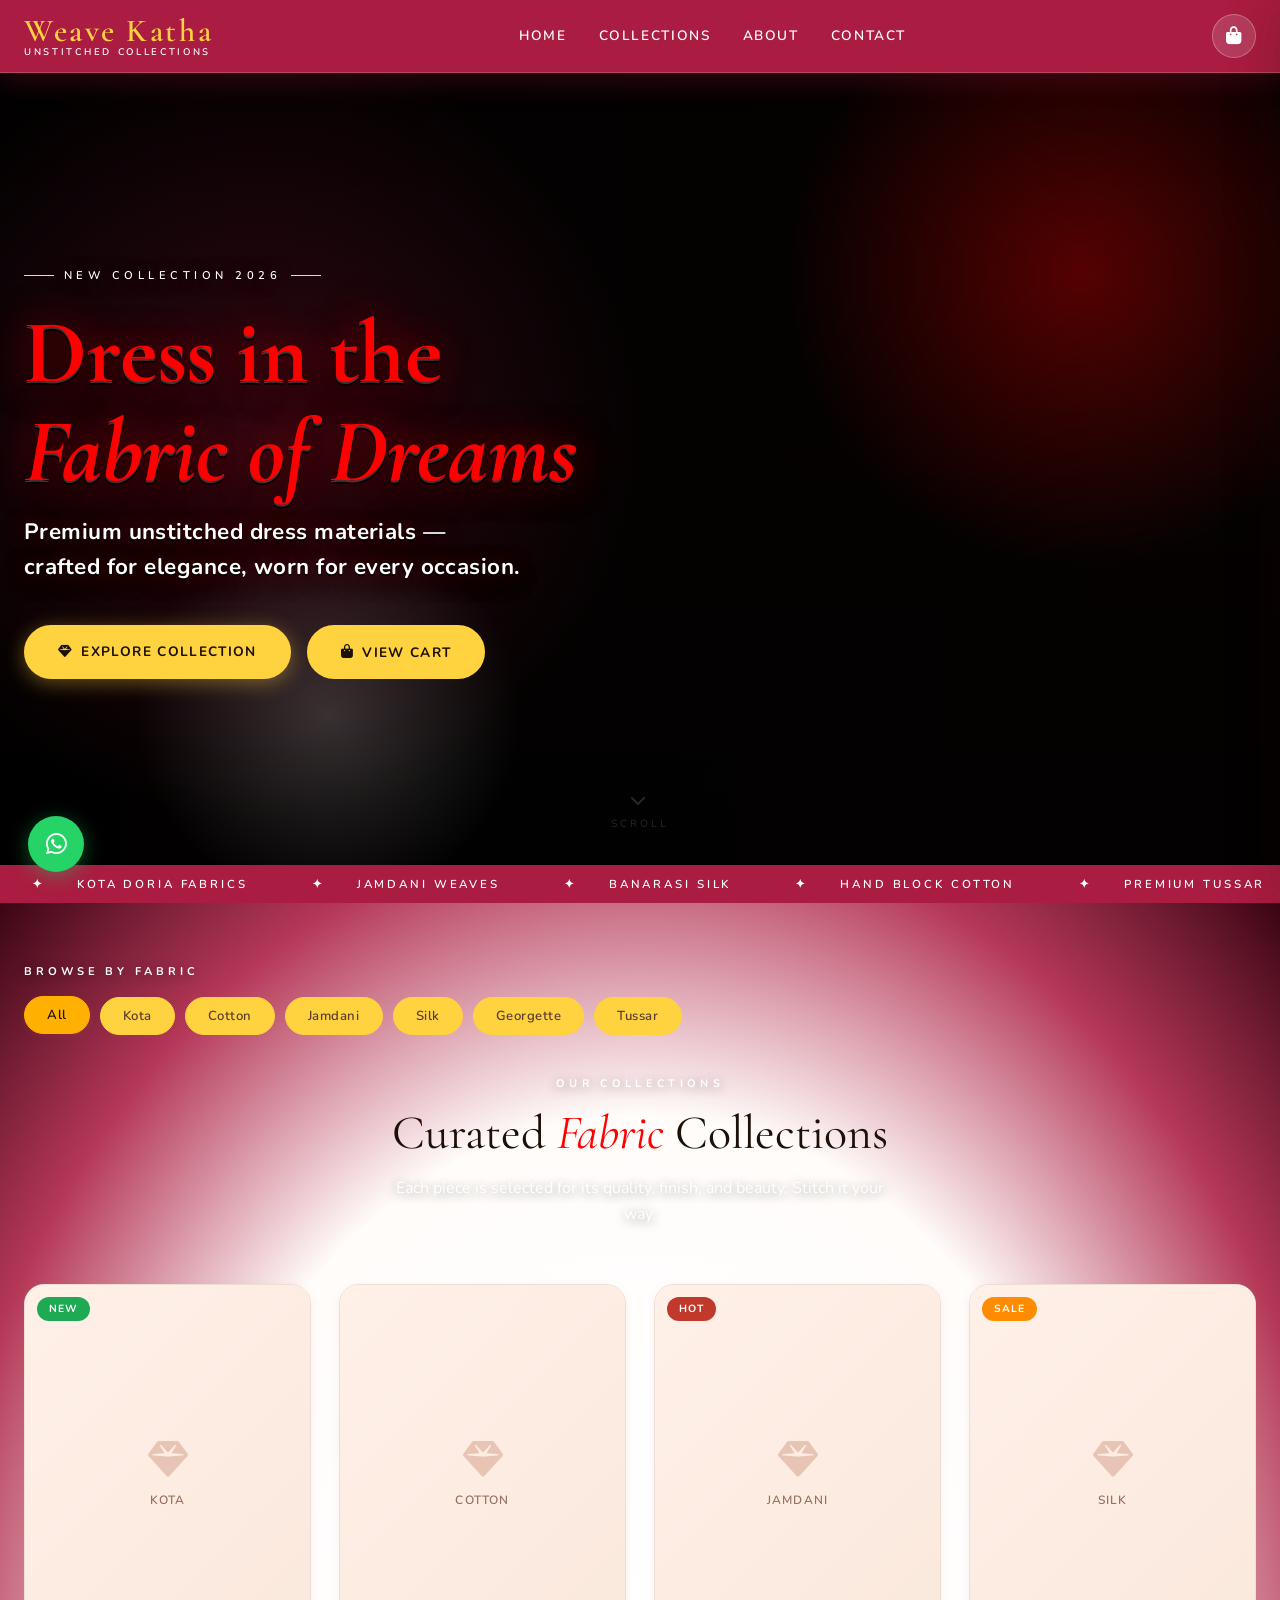
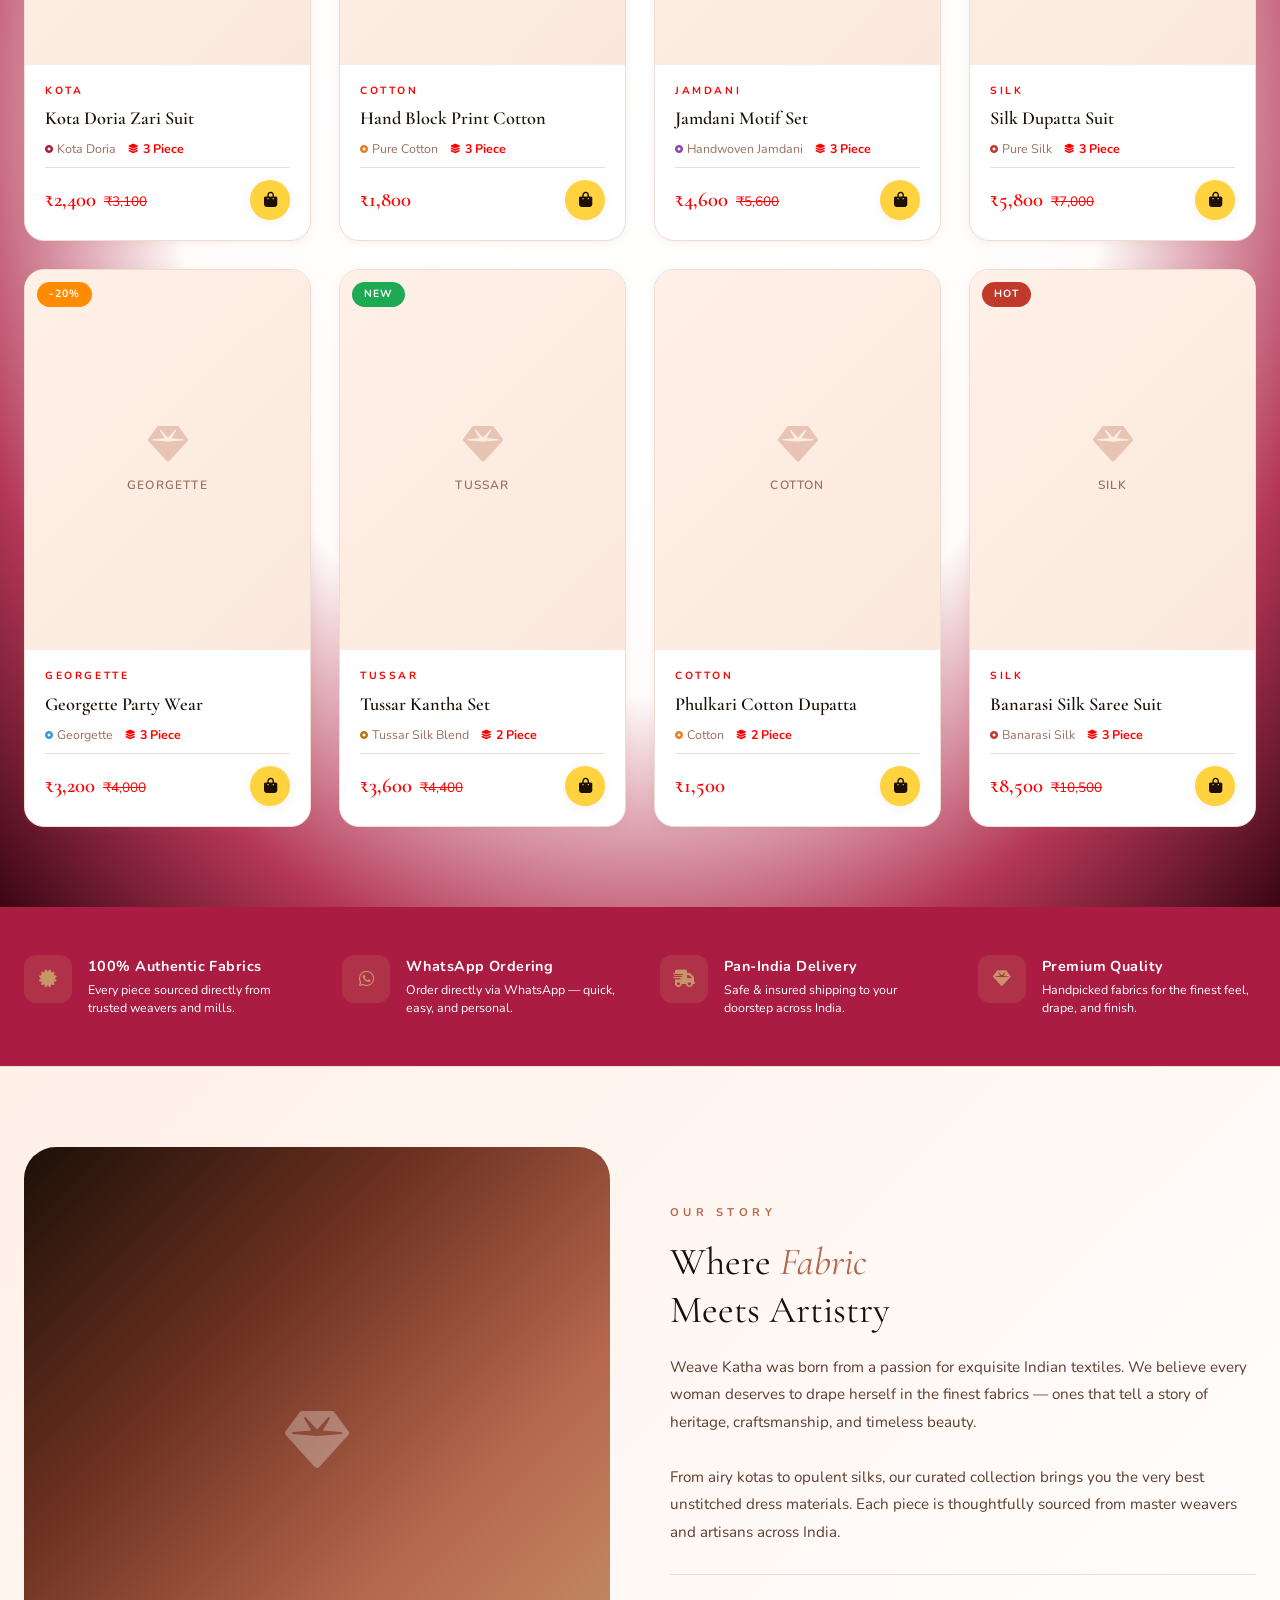
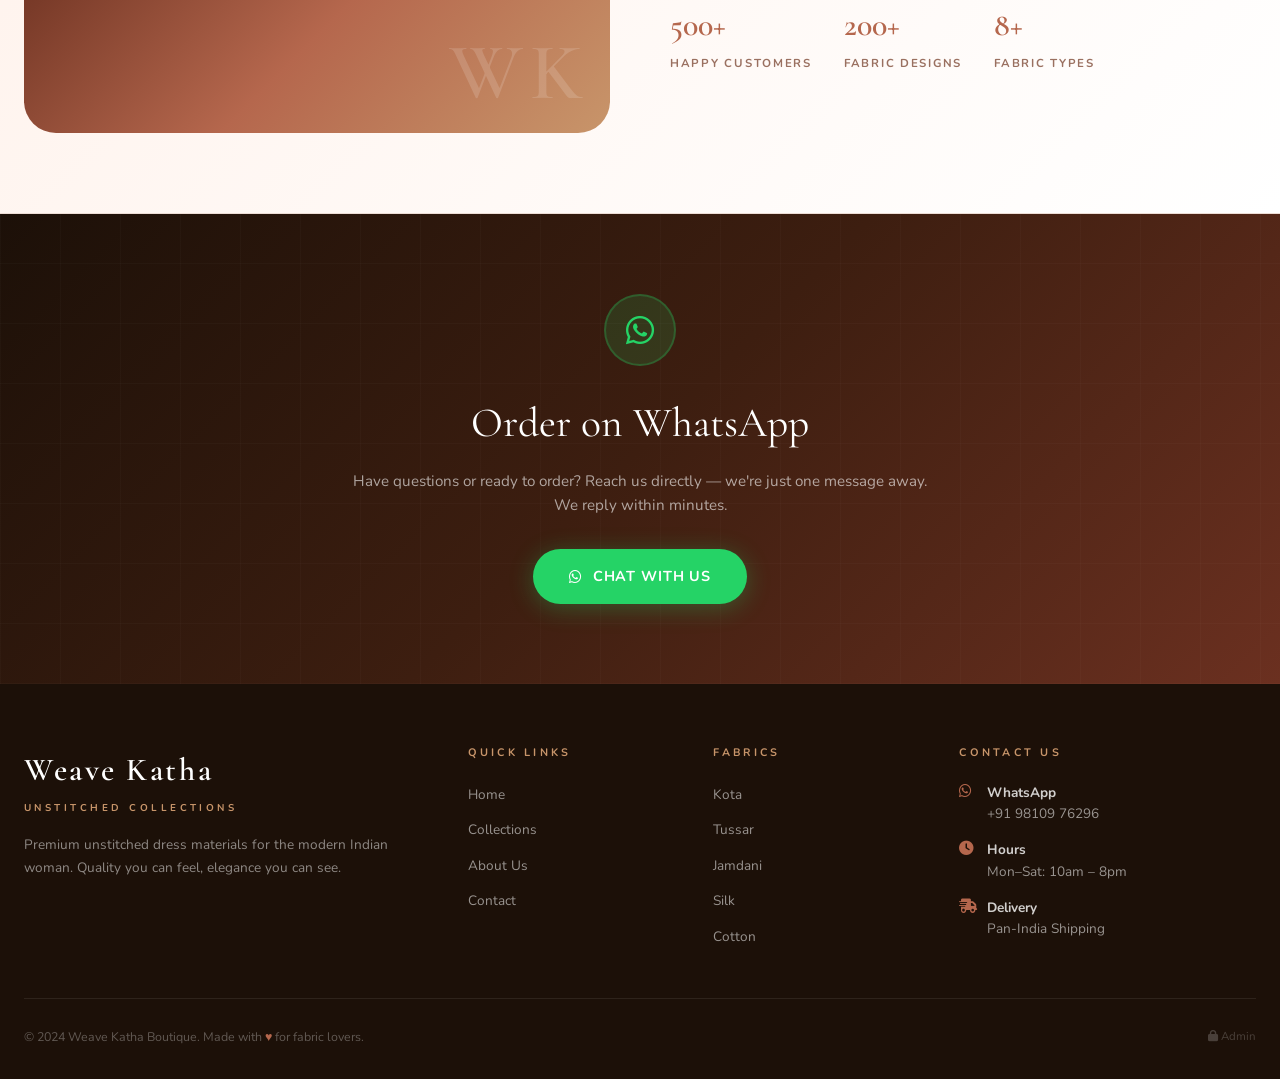
<file: index.html>
<!DOCTYPE html>
<html lang="en">
<head>
  <meta charset="UTF-8">
  <meta name="viewport" content="width=device-width, initial-scale=1.0">
  <meta name="description" content="Weave Katha Boutique — Premium unstitched dress materials. Kota, Tussar, Jamdani, Silk, Cotton and more. Shop online and order via WhatsApp.">
  <title>Weave Katha — Unstitched Dress Materials</title>

  <!-- Favicon -->
  <link rel="icon" href="data:image/svg+xml,<svg xmlns='http://www.w3.org/2000/svg' viewBox='0 0 100 100'><text y='.9em' font-size='90'>💎</text></svg>">

  <!-- Styles -->
  <link rel="stylesheet" href="css/style.css">

  <!-- Font Awesome -->
  <link rel="stylesheet" href="https://cdnjs.cloudflare.com/ajax/libs/font-awesome/6.5.0/css/all.min.css">

  <style>
    .header.scrolled .nav { height: 60px; }
    .header.scrolled { box-shadow: 0 2px 20px rgba(181,103,77,.15); }
    .header .nav { transition: height .3s ease; }
  </style>
</head>
<body>

  <!-- =========================================
       HEADER
       ========================================= -->
  <header class="header">
    <nav class="nav">
      <!-- Logo -->
      <a href="index.html" class="nav__logo">
        <span class="nav__logo-name">Weave Katha</span>
        <span class="nav__logo-tagline">Unstitched Collections</span>
      </a>

      <!-- Nav Links -->
      <ul class="nav__links" id="nav-links">
        <li><a href="#home" class="nav__link">Home</a></li>
        <li><a href="#collections" class="nav__link">Collections</a></li>
        <li><a href="#about" class="nav__link">About</a></li>
        <li><a href="#contact" class="nav__link">Contact</a></li>
      </ul>

      <!-- Actions -->
      <div class="nav__actions">
        <button class="nav__cart-btn" onclick="openCart()" aria-label="Open cart">
          <i class="fas fa-shopping-bag"></i>
          <span class="cart-badge" id="cart-badge">0</span>
        </button>
        <button class="hamburger" onclick="toggleMobileNav()" aria-label="Menu">
          <span></span><span></span><span></span>
        </button>
      </div>
    </nav>
  </header>

  <!-- =========================================
       HERO
       ========================================= -->
  <section class="hero" id="home">
    <div class="hero__glow"></div>
    <div class="hero__glow-2"></div>

    <div class="hero__content">
      <p class="hero__eyebrow">New Collection 2026</p>
      <h1 class="hero__title">
        Dress in the<br>
        <em>Fabric of Dreams</em>
      </h1>
      <p class="hero__subtitle">
        Premium unstitched dress materials — crafted for elegance, worn for every occasion.
      </p>
      <div class="hero__ctas">
        <a href="#collections" class="btn btn-primary">
          <i class="fas fa-gem"></i> Explore Collection
        </a>
        <button class="btn btn-outline" onclick="openCart()">
          <i class="fas fa-shopping-bag"></i> View Cart
        </button>
      </div>
    </div>

    <div class="hero__scroll">
      <i class="fas fa-chevron-down"></i>
      <span>Scroll</span>
    </div>
  </section>

  <!-- Marquee -->
  <div class="marquee-wrap">
    <div class="marquee-track">
      <span>Kota Doria Fabrics</span>
      <span>Jamdani Weaves</span>
      <span>Banarasi Silk</span>
      <span>Hand Block Cotton</span>
      <span>Premium Tussar</span>
      <span>Zari Border Suits</span>
      <span>Kota Doria Fabrics</span>
      <span>Jamdani Weaves</span>
      <span>Banarasi Silk</span>
      <span>Hand Block Cotton</span>
      <span>Premium Tussar</span>
      <span>Zari Border Suits</span>
    </div>
  </div>

  <!-- =========================================
       COLLECTIONS
       ========================================= -->
  <section id="collections">
    <!-- Category Filter -->
    <div class="categories">
      <span class="categories__label">Browse by fabric</span>
      <div class="categories__pills" id="category-pills"></div>
    </div>

    <!-- Products -->
    <div class="section" id="products-section">
      <div class="section-header">
        <span class="section-header__eyebrow">Our Collections</span>
        <h2 class="section-header__title">Curated <em>Fabric</em> Collections</h2>
        <p class="section-header__desc">
          Each piece is selected for its quality, finish, and beauty. Stitch it your way.
        </p>
      </div>
      <div class="products-grid" id="products-grid">
        <!-- Rendered by JS -->
      </div>
    </div>
  </section>

  <!-- =========================================
       FEATURES STRIP
       ========================================= -->
  <div class="features-strip">
    <div class="features-inner">
      <div class="feature-item">
        <div class="feature-item__icon"><i class="fas fa-certificate"></i></div>
        <div>
          <div class="feature-item__title">100% Authentic Fabrics</div>
          <div class="feature-item__desc">Every piece sourced directly from trusted weavers and mills.</div>
        </div>
      </div>
      <div class="feature-item">
        <div class="feature-item__icon"><i class="fab fa-whatsapp"></i></div>
        <div>
          <div class="feature-item__title">WhatsApp Ordering</div>
          <div class="feature-item__desc">Order directly via WhatsApp — quick, easy, and personal.</div>
        </div>
      </div>
      <div class="feature-item">
        <div class="feature-item__icon"><i class="fas fa-truck-fast"></i></div>
        <div>
          <div class="feature-item__title">Pan-India Delivery</div>
          <div class="feature-item__desc">Safe & insured shipping to your doorstep across India.</div>
        </div>
      </div>
      <div class="feature-item">
        <div class="feature-item__icon"><i class="fas fa-gem"></i></div>
        <div>
          <div class="feature-item__title">Premium Quality</div>
          <div class="feature-item__desc">Handpicked fabrics for the finest feel, drape, and finish.</div>
        </div>
      </div>
    </div>
  </div>

  <!-- =========================================
       ABOUT
       ========================================= -->
  <section id="about" class="about-section">
    <div class="section">
      <div class="about-grid">
        <div class="about-visual">
          <div class="about-visual__bg">
            <i class="fas fa-gem"></i>
          </div>
          <div class="about-visual__monogram">WK</div>
        </div>
        <div class="about-text">
          <span class="about-text__eyebrow">Our Story</span>
          <h2 class="about-text__title">Where <em>Fabric</em><br>Meets Artistry</h2>
          <p class="about-text__body">
            Weave Katha was born from a passion for exquisite Indian textiles. We believe every woman
            deserves to drape herself in the finest fabrics — ones that tell a story of heritage,
            craftsmanship, and timeless beauty.
          </p>
          <p class="about-text__body">
            From airy kotas to opulent silks, our curated collection brings you the very best
            unstitched dress materials. Each piece is thoughtfully sourced from master weavers
            and artisans across India.
          </p>
          <div class="about-stats">
            <div>
              <span class="about-stat__num">500+</span>
              <span class="about-stat__label">Happy Customers</span>
            </div>
            <div>
              <span class="about-stat__num">200+</span>
              <span class="about-stat__label">Fabric Designs</span>
            </div>
            <div>
              <span class="about-stat__num">8+</span>
              <span class="about-stat__label">Fabric Types</span>
            </div>
          </div>
        </div>
      </div>
    </div>
  </section>

  <!-- =========================================
       WHATSAPP CTA
       ========================================= -->
  <section id="contact" class="whatsapp-cta">
    <div class="whatsapp-cta__inner">
      <div class="whatsapp-cta__icon">
        <i class="fab fa-whatsapp"></i>
      </div>
      <h2 class="whatsapp-cta__title">Order on WhatsApp</h2>
      <p class="whatsapp-cta__desc">
        Have questions or ready to order? Reach us directly — we're just one message away.
        We reply within minutes.
      </p>
      <a href="https://wa.me/919810976296" target="_blank" class="btn-whatsapp">
        <i class="fab fa-whatsapp"></i>
        Chat with Us
      </a>
    </div>
  </section>

  <!-- =========================================
       FOOTER
       ========================================= -->
  <footer class="footer">
    <div class="footer__grid">
      <div>
        <div class="footer__brand-name">Weave Katha</div>
        <div class="footer__brand-tag">Unstitched Collections</div>
        <p class="footer__brand-desc">
          Premium unstitched dress materials for the modern Indian woman.
          Quality you can feel, elegance you can see.
        </p>
      </div>

      <div>
        <div class="footer__heading">Quick Links</div>
        <ul class="footer__links">
          <li><a href="#home">Home</a></li>
          <li><a href="#collections">Collections</a></li>
          <li><a href="#about">About Us</a></li>
          <li><a href="#contact">Contact</a></li>
        </ul>
      </div>

      <div>
        <div class="footer__heading">Fabrics</div>
        <ul class="footer__links">
          <li><a href="#collections" onclick="setCategory('Kota')">Kota</a></li>
          <li><a href="#collections" onclick="setCategory('Tussar')">Tussar</a></li>
          <li><a href="#collections" onclick="setCategory('Jamdani')">Jamdani</a></li>
          <li><a href="#collections" onclick="setCategory('Silk')">Silk</a></li>
          <li><a href="#collections" onclick="setCategory('Cotton')">Cotton</a></li>
        </ul>
      </div>

      <div>
        <div class="footer__heading">Contact Us</div>
        <div class="footer__contact">
          <div class="footer__contact-item">
            <i class="fab fa-whatsapp"></i>
            <div>
              <strong>WhatsApp</strong><br>
              <a href="https://wa.me/919810976296" target="_blank">+91 98109 76296</a>
            </div>
          </div>
          <div class="footer__contact-item">
            <i class="fas fa-clock"></i>
            <div>
              <strong>Hours</strong><br>
              Mon–Sat: 10am – 8pm
            </div>
          </div>
          <div class="footer__contact-item">
            <i class="fas fa-truck-fast"></i>
            <div>
              <strong>Delivery</strong><br>
              Pan-India Shipping
            </div>
          </div>
        </div>
      </div>
    </div>

    <div class="footer__bottom">
      <p class="footer__copy">
        &copy; 2024 Weave Katha Boutique. Made with <span style="color:var(--primary)">♥</span> for fabric lovers.
      </p>
      <a href="admin.html" class="footer__admin-link">
        <i class="fas fa-lock"></i> Admin
      </a>
    </div>
  </footer>

  <!-- =========================================
       CART DRAWER
       ========================================= -->
  <div class="cart-overlay" id="cart-overlay"></div>

  <aside class="cart-drawer" id="cart-drawer" role="dialog" aria-label="Shopping cart">
    <div class="cart-drawer__header">
      <h2 class="cart-drawer__title">
        <i class="fas fa-shopping-bag"></i>
        Your Bag
        <span id="cart-count-label">0</span>
      </h2>
      <button class="cart-close" onclick="closeCart()" aria-label="Close cart">
        <i class="fas fa-times"></i>
      </button>
    </div>

    <div class="cart-drawer__body" id="cart-body">
      <!-- Rendered by JS -->
    </div>

    <div class="cart-drawer__footer" id="cart-footer" style="display:none">
      <div class="cart-summary">
        <div class="cart-summary__row">
          <span>Subtotal</span>
          <span id="cart-total">₹0</span>
        </div>
        <div class="cart-summary__row">
          <span>Shipping</span>
          <span style="color:var(--primary);font-weight:600">On Inquiry</span>
        </div>
        <div class="cart-summary__total">
          <span>Total</span>
          <span class="price" id="cart-total-footer">₹0</span>
        </div>
      </div>

      <button class="cart-checkout-btn" onclick="openWhatsApp()">
        <i class="fab fa-whatsapp"></i>
        Order via WhatsApp
      </button>
      <button class="cart-clear-btn" onclick="if(confirm('Clear your cart?'))clearCart()">
        <i class="fas fa-trash"></i> Clear Cart
      </button>
    </div>
  </aside>

  <!-- Floating WhatsApp Button -->
  <a href="https://wa.me/919810976296" target="_blank" class="fab-whatsapp" title="Chat on WhatsApp">
    <i class="fab fa-whatsapp"></i>
  </a>

  <!-- Toast Container -->
  <div class="toast-container" id="toast-container"></div>

  <!-- Scripts -->
  <script src="js/app.js"></script>
  <script>
    // Sync both total displays
    const origRenderCart = renderCart;
    window.renderCart = function() {
      origRenderCart();
      const t = '₹' + cartTotal().toLocaleString('en-IN');
      const el = document.getElementById('cart-total-footer');
      if (el) el.textContent = t;
    };
    // Init
    document.addEventListener('DOMContentLoaded', () => {
      window.renderCart();
    });
  </script>
</body>
</html>
</file>
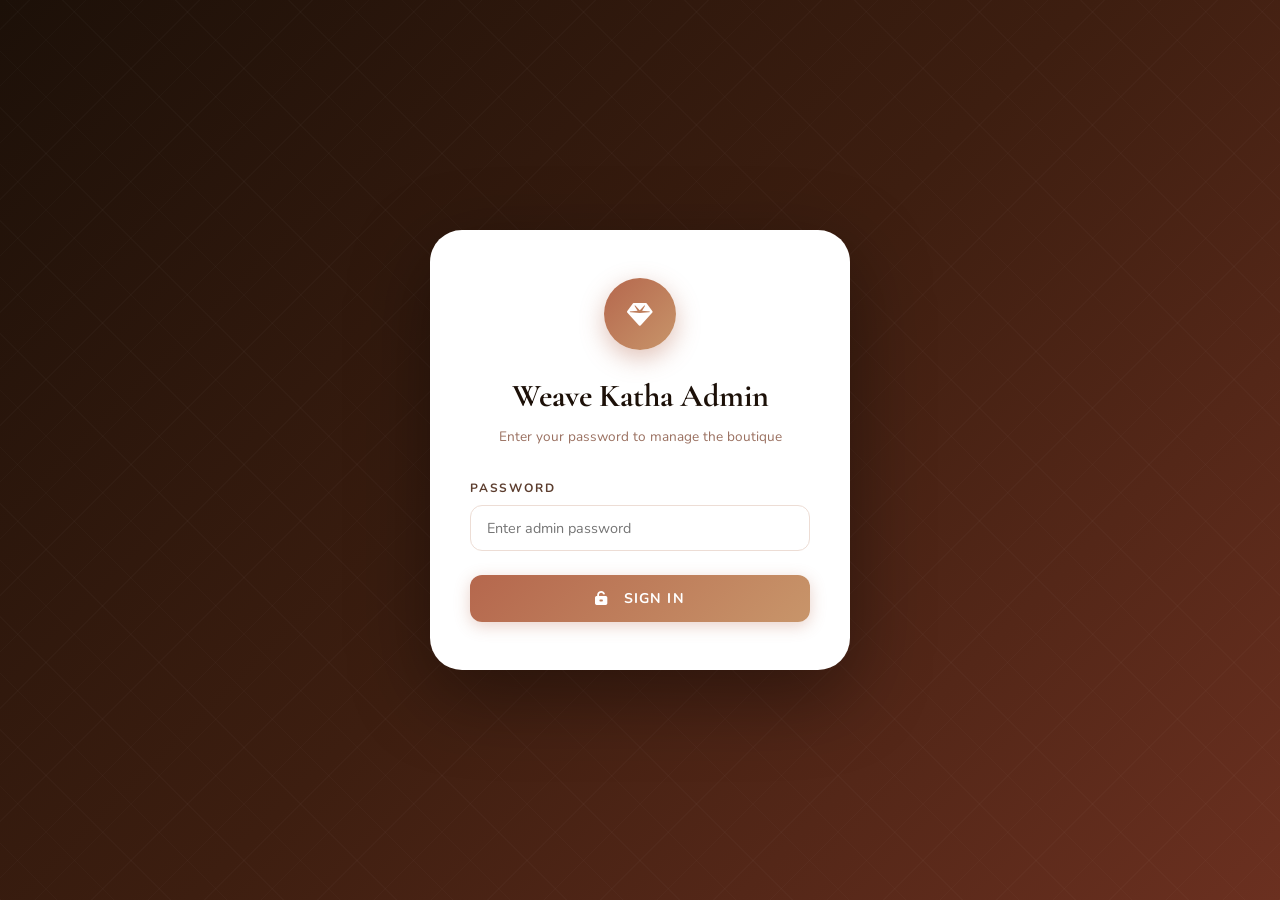
<file: admin.html>
<!DOCTYPE html>
<html lang="en">
<head>
  <meta charset="UTF-8">
  <meta name="viewport" content="width=device-width, initial-scale=1.0">
  <title>Weave Katha — Admin Panel</title>
  <link rel="icon" href="data:image/svg+xml,<svg xmlns='http://www.w3.org/2000/svg' viewBox='0 0 100 100'><text y='.9em' font-size='90'>🔐</text></svg>">
  <link rel="stylesheet" href="https://cdnjs.cloudflare.com/ajax/libs/font-awesome/6.5.0/css/all.min.css">
  <link href="https://fonts.googleapis.com/css2?family=Cormorant+Garamond:ital,wght@0,400;0,600;1,400&family=Nunito:wght@300;400;500;600;700&display=swap" rel="stylesheet">

  <style>
    :root {
      --bg: #FFF9F5; --surface: #FFFFFF; --surface-2: #FFF0E8;
      --primary: #B5674D; --primary-h: #9A5540; --primary-l: #E8C4B4;
      --gold: #C8956A; --text: #1C1008; --text-2: #5C3D2E; --text-3: #9A7060;
      --border: #EDDDD5; --border-2: #D6C0B4; --white: #FFFFFF;
      --danger: #e74c3c; --danger-l: rgba(231,76,60,.1);
      --success: #25d366; --success-l: rgba(37,211,102,.1);
      --font-serif: 'Cormorant Garamond', Georgia, serif;
      --font-sans: 'Nunito', sans-serif;
      --radius: 12px; --radius-sm: 6px; --radius-lg: 20px; --radius-xl: 32px;
      --shadow: 0 4px 20px rgba(181,103,77,.14);
      --shadow-sm: 0 2px 8px rgba(181,103,77,.1);
      --transition: all .3s cubic-bezier(.4,0,.2,1);
    }
    *, *::before, *::after { box-sizing: border-box; margin:0; padding:0; }
    html { font-size:16px; }
    body { font-family: var(--font-sans); background: var(--bg); color: var(--text); line-height:1.6; }
    a { text-decoration:none; color:inherit; }
    button { cursor:pointer; border:none; background:none; font-family:inherit; }
    input, textarea, select { font-family:inherit; }
    ::-webkit-scrollbar { width:6px; }
    ::-webkit-scrollbar-thumb { background: var(--primary-l); border-radius:99px; }

    /* ——— LOGIN SCREEN ——— */
    .login-screen {
      min-height: 100vh;
      display: flex; align-items: center; justify-content: center;
      background: linear-gradient(135deg, #1C1008 0%, #3D1E10 50%, #6B3020 100%);
      padding: 24px;
      position: relative;
      overflow: hidden;
    }
    .login-screen::before {
      content:'';
      position:absolute; inset:0;
      background-image: repeating-linear-gradient(45deg,rgba(255,255,255,.02) 0,rgba(255,255,255,.02) 1px,transparent 0,transparent 40px),
        repeating-linear-gradient(-45deg,rgba(255,255,255,.02) 0,rgba(255,255,255,.02) 1px,transparent 0,transparent 40px);
    }
    .login-card {
      position:relative;
      width:100%; max-width:420px;
      background: var(--white);
      border-radius: var(--radius-xl);
      padding: 48px 40px;
      box-shadow: 0 24px 80px rgba(0,0,0,.4);
      text-align: center;
    }
    .login-icon {
      width:72px; height:72px;
      background: linear-gradient(135deg, var(--primary), var(--gold));
      border-radius: 50%;
      display: flex; align-items:center; justify-content:center;
      font-size:1.6rem; color:var(--white);
      margin: 0 auto 20px;
      box-shadow: 0 8px 24px rgba(181,103,77,.4);
    }
    .login-card h1 { font-family:var(--font-serif); font-size:2rem; color:var(--text); margin-bottom:4px; }
    .login-card p { font-size:.85rem; color:var(--text-3); margin-bottom:32px; }

    .form-group { margin-bottom:16px; text-align:left; }
    .form-group label { display:block; font-size:.75rem; font-weight:700; letter-spacing:.15em; text-transform:uppercase; color:var(--text-2); margin-bottom:6px; }
    .form-control {
      width:100%; padding:12px 16px;
      border:1.5px solid var(--border); border-radius:var(--radius);
      font-size:.9rem; background:var(--surface); color:var(--text);
      transition:var(--transition); outline:none;
    }
    .form-control:focus { border-color:var(--primary); box-shadow:0 0 0 3px rgba(181,103,77,.12); }

    .btn-login {
      width:100%; padding:14px;
      background:linear-gradient(135deg,var(--primary),var(--gold));
      color:var(--white); border-radius:var(--radius);
      font-size:.88rem; font-weight:700; letter-spacing:.08em; text-transform:uppercase;
      transition:var(--transition); margin-top:8px;
      box-shadow: 0 4px 16px rgba(181,103,77,.3);
    }
    .btn-login:hover { opacity:.9; transform:translateY(-1px); box-shadow:0 6px 20px rgba(181,103,77,.4); }

    .login-error {
      background: rgba(231,76,60,.1); border:1px solid rgba(231,76,60,.3);
      color: var(--danger); padding:10px 14px; border-radius:var(--radius-sm);
      font-size:.82rem; margin-top:12px; display:none;
    }
    .login-error.show { display:block; }

    /* ——— ADMIN LAYOUT ——— */
    .admin-layout { display:none; min-height:100vh; }
    .admin-layout.visible { display:block; }

    .admin-topbar {
      position:sticky; top:0; z-index:100;
      background:var(--white); border-bottom:1px solid var(--border);
      padding:0 28px; height:64px;
      display:flex; align-items:center; justify-content:space-between;
      box-shadow: var(--shadow-sm);
    }
    .admin-brand { font-family:var(--font-serif); font-size:1.5rem; color:var(--primary); font-weight:600; letter-spacing:.06em; }
    .admin-brand span { font-size:.65rem; letter-spacing:.3em; color:var(--text-3); text-transform:uppercase; font-family:var(--font-sans); display:block; }
    .topbar-right { display:flex; align-items:center; gap:12px; }
    .btn-back {
      display:flex; align-items:center; gap:6px;
      padding:8px 18px; border-radius:var(--radius-xl);
      background:var(--surface-2); color:var(--text-2);
      font-size:.78rem; font-weight:700; letter-spacing:.1em; text-transform:uppercase;
      transition:var(--transition); border:1px solid var(--border);
    }
    .btn-back:hover { background:var(--primary); color:var(--white); border-color:var(--primary); }
    .btn-logout {
      display:flex; align-items:center; gap:6px;
      padding:8px 18px; border-radius:var(--radius-xl);
      background:var(--danger-l); color:var(--danger);
      font-size:.78rem; font-weight:700; letter-spacing:.1em; text-transform:uppercase;
      transition:var(--transition); border:1px solid rgba(231,76,60,.2);
    }
    .btn-logout:hover { background:var(--danger); color:var(--white); }

    .admin-main {
      max-width:1280px; margin:0 auto; padding:40px 28px;
    }

    /* Stats Cards */
    .stats-grid {
      display:grid; grid-template-columns:repeat(auto-fit,minmax(200px,1fr));
      gap:20px; margin-bottom:40px;
    }
    .stat-card {
      background:var(--white); border-radius:var(--radius-lg); padding:24px;
      border:1px solid var(--border); box-shadow:var(--shadow-sm);
      display:flex; gap:16px; align-items:center;
    }
    .stat-card__icon {
      width:52px; height:52px; border-radius:var(--radius);
      display:flex; align-items:center; justify-content:center;
      font-size:1.2rem; flex-shrink:0;
    }
    .stat-card__icon.orange { background:rgba(181,103,77,.12); color:var(--primary); }
    .stat-card__icon.green  { background:rgba(37,211,102,.12); color:#25d366; }
    .stat-card__icon.gold   { background:rgba(200,149,106,.15); color:var(--gold); }
    .stat-card__icon.blue   { background:rgba(52,152,219,.12); color:#3498db; }
    .stat-card__num { font-family:var(--font-serif); font-size:2rem; font-weight:600; color:var(--text); line-height:1; }
    .stat-card__label { font-size:.72rem; text-transform:uppercase; letter-spacing:.15em; color:var(--text-3); font-weight:700; }

    /* Panel Layout */
    .panels { display:grid; grid-template-columns:380px 1fr; gap:28px; align-items:start; }

    /* Form Panel */
    .panel {
      background:var(--white); border-radius:var(--radius-lg);
      border:1px solid var(--border); box-shadow:var(--shadow-sm); overflow:hidden;
    }
    .panel__header {
      padding:20px 24px; border-bottom:1px solid var(--border);
      background:linear-gradient(135deg,var(--surface-2),var(--white));
    }
    .panel__title {
      font-family:var(--font-serif); font-size:1.3rem; color:var(--text);
      display:flex; align-items:center; gap:8px;
    }
    .panel__title i { color:var(--primary); font-size:1rem; }
    .panel__body { padding:24px; }

    .field { margin-bottom:18px; }
    .field label {
      display:block; font-size:.72rem; font-weight:700;
      letter-spacing:.15em; text-transform:uppercase; color:var(--text-2); margin-bottom:6px;
    }
    .field label span { color:var(--danger); }
    .field input, .field select, .field textarea {
      width:100%; padding:11px 14px;
      border:1.5px solid var(--border); border-radius:var(--radius-sm);
      font-size:.88rem; background:var(--surface); color:var(--text);
      transition:var(--transition); outline:none;
    }
    .field input:focus, .field select:focus, .field textarea:focus {
      border-color:var(--primary); box-shadow:0 0 0 3px rgba(181,103,77,.1);
    }
    .field textarea { resize:vertical; min-height:80px; }
    .field-row { display:grid; grid-template-columns:1fr 1fr; gap:12px; }

    .image-upload {
      display:flex; flex-direction:column; gap:10px;
    }
    .image-upload__hint {
      font-size:.72rem; color:var(--text-3); line-height:1.5;
    }
    .image-preview {
      display:none; align-items:center; gap:12px;
      padding:10px; background:var(--surface-2);
      border:1px solid var(--border); border-radius:var(--radius-sm);
    }
    .image-preview.show { display:flex; }
    .image-preview img {
      width:72px; height:72px; object-fit:cover; border-radius:var(--radius-sm);
      border:1px solid var(--border);
    }
    .image-preview__meta { flex:1; min-width:0; }
    .image-preview__title {
      font-size:.8rem; font-weight:700; color:var(--text);
      white-space:nowrap; overflow:hidden; text-overflow:ellipsis;
    }
    .image-preview__note { font-size:.7rem; color:var(--text-3); margin-top:2px; }
    .btn-remove-image {
      color:var(--danger); background:var(--danger-l);
      border-radius:var(--radius-sm); padding:8px 10px;
      font-size:.72rem; font-weight:700;
    }
    .btn-remove-image:hover { background:var(--danger); color:var(--white); }

    .badge-select {
      display:flex; gap:8px; flex-wrap:wrap;
    }
    .badge-opt {
      padding:6px 14px; border-radius:99px;
      font-size:.72rem; font-weight:700; letter-spacing:.1em; text-transform:uppercase;
      cursor:pointer; transition:var(--transition);
      border:1.5px solid var(--border); background:var(--white); color:var(--text-2);
    }
    .badge-opt.active { border-color:var(--primary); background:var(--primary); color:var(--white); }
    .badge-opt[data-v="new"].active   { background:#1daa52; border-color:#1daa52; }
    .badge-opt[data-v="sale"].active  { background:#FF8C00; border-color:#FF8C00; }
    .badge-opt[data-v="hot"].active   { background:#c0392b; border-color:#c0392b; }

    .toggle-row {
      display:flex; align-items:center; justify-content:space-between;
      padding:12px 14px; background:var(--surface-2);
      border-radius:var(--radius-sm); border:1.5px solid var(--border);
    }
    .toggle-label { font-size:.85rem; font-weight:600; color:var(--text-2); }
    .toggle {
      width:44px; height:24px;
      background:var(--border-2); border-radius:99px;
      position:relative; cursor:pointer; transition:var(--transition);
    }
    .toggle.on { background:var(--success); }
    .toggle::after {
      content:''; position:absolute;
      width:18px; height:18px; background:var(--white);
      border-radius:50%; top:3px; left:3px;
      transition:var(--transition); box-shadow:0 1px 4px rgba(0,0,0,.2);
    }
    .toggle.on::after { left:23px; }

    .btn-submit {
      width:100%; padding:14px;
      background:var(--primary); color:var(--white);
      border-radius:var(--radius); font-size:.88rem; font-weight:700;
      letter-spacing:.08em; text-transform:uppercase;
      transition:var(--transition); box-shadow:var(--shadow-sm);
      display:flex; align-items:center; justify-content:center; gap:8px;
    }
    .btn-submit:hover { background:var(--primary-h); transform:translateY(-1px); box-shadow:var(--shadow); }
    .btn-submit.editing { background:var(--gold); }
    .btn-submit.editing:hover { background:#b07d52; }

    .btn-cancel {
      width:100%; padding:10px; margin-top:8px;
      background:transparent; color:var(--text-3);
      border-radius:var(--radius); font-size:.82rem; font-weight:600;
      transition:var(--transition);
      display:flex; align-items:center; justify-content:center; gap:6px;
    }
    .btn-cancel:hover { color:var(--danger); background:var(--danger-l); }

    /* Product List Panel */
    .product-list-header {
      padding:20px 24px; border-bottom:1px solid var(--border);
      background:linear-gradient(135deg,var(--surface-2),var(--white));
      display:flex; align-items:center; justify-content:space-between; gap:12px; flex-wrap:wrap;
    }
    .search-bar {
      display:flex; align-items:center; gap:10px;
      padding:9px 16px; background:var(--surface); border:1.5px solid var(--border);
      border-radius:var(--radius-xl); flex:1; max-width:280px;
      transition:var(--transition);
    }
    .search-bar:focus-within { border-color:var(--primary); box-shadow:0 0 0 3px rgba(181,103,77,.1); }
    .search-bar i { color:var(--text-3); font-size:.85rem; }
    .search-bar input { flex:1; outline:none; border:none; background:none; font-size:.85rem; color:var(--text); }

    .product-list-body { padding:16px; }
    .admin-product-item {
      display:flex; gap:14px; align-items:center;
      padding:14px; border-radius:var(--radius);
      border:1px solid var(--border); background:var(--surface-2); margin-bottom:10px;
      transition:var(--transition);
    }
    .admin-product-item:hover { border-color:var(--primary-l); box-shadow:var(--shadow-sm); }
    .admin-product-item.editing-item { border-color:var(--gold); background:rgba(200,149,106,.08); }

    .admin-thumb {
      width:64px; height:64px; border-radius:var(--radius-sm);
      background:linear-gradient(135deg,var(--surface-2),var(--surface-3,#FAE8DC));
      display:flex; align-items:center; justify-content:center;
      font-size:1.4rem; color:var(--primary-l); flex-shrink:0; overflow:hidden;
    }
    .admin-thumb img { width:100%; height:100%; object-fit:cover; }

    .admin-product-info { flex:1; min-width:0; }
    .admin-product-name {
      font-family:var(--font-serif); font-size:1rem; font-weight:600; color:var(--text);
      white-space:nowrap; overflow:hidden; text-overflow:ellipsis;
    }
    .admin-product-meta { font-size:.75rem; color:var(--text-3); display:flex; gap:10px; flex-wrap:wrap; margin-top:2px; }
    .admin-product-price { font-weight:700; color:var(--primary); font-size:.88rem; }

    .stock-badge {
      font-size:.62rem; font-weight:700; letter-spacing:.1em; text-transform:uppercase;
      padding:3px 10px; border-radius:99px;
    }
    .stock-badge.in  { background:rgba(37,211,102,.12); color:#1daa52; }
    .stock-badge.out { background:var(--danger-l); color:var(--danger); }

    .admin-product-actions { display:flex; gap:8px; flex-shrink:0; }
    .action-btn {
      width:36px; height:36px; border-radius:var(--radius-sm);
      display:flex; align-items:center; justify-content:center;
      font-size:.85rem; transition:var(--transition);
    }
    .action-btn.edit  { background:rgba(200,149,106,.15); color:var(--gold); }
    .action-btn.edit:hover  { background:var(--gold); color:var(--white); }
    .action-btn.del   { background:var(--danger-l); color:var(--danger); }
    .action-btn.del:hover   { background:var(--danger); color:var(--white); }
    .action-btn.toggle-stock { background:rgba(52,152,219,.1); color:#3498db; }
    .action-btn.toggle-stock:hover { background:#3498db; color:var(--white); }

    .empty-list {
      padding:60px 24px; text-align:center; color:var(--text-3);
    }
    .empty-list i { font-size:2.5rem; color:var(--primary-l); display:block; margin-bottom:12px; }

    /* Toast */
    .toast-container { position:fixed; bottom:24px; right:24px; z-index:9999; display:flex; flex-direction:column; gap:10px; }
    .toast {
      padding:12px 18px; background:var(--text); color:var(--white);
      border-radius:var(--radius); font-size:.82rem; font-weight:500;
      display:flex; align-items:center; gap:10px;
      box-shadow:0 8px 24px rgba(0,0,0,.3); animation:toast-in .3s ease;
    }
    .toast.success i { color:#25d366; }
    .toast.error   i { color:#e74c3c; }
    .toast.info    i { color:var(--gold); }
    .toast.out { animation:toast-out .3s ease forwards; }
    @keyframes toast-in  { from{opacity:0;transform:translateY(16px)}to{opacity:1;transform:translateY(0)} }
    @keyframes toast-out { from{opacity:1;transform:translateY(0)}to{opacity:0;transform:translateY(16px)} }

    /* Confirm modal */
    .modal-overlay {
      position:fixed; inset:0; background:rgba(28,16,8,.7); z-index:800;
      display:flex; align-items:center; justify-content:center; padding:24px;
      opacity:0; pointer-events:none; transition:opacity .3s;
      backdrop-filter:blur(4px);
    }
    .modal-overlay.open { opacity:1; pointer-events:all; }
    .modal {
      background:var(--white); border-radius:var(--radius-xl); padding:40px 36px;
      max-width:400px; width:100%; text-align:center; box-shadow:0 24px 80px rgba(0,0,0,.3);
      transform:scale(.9); transition:transform .3s;
    }
    .modal-overlay.open .modal { transform:scale(1); }
    .modal__icon { font-size:2.5rem; color:var(--danger); margin-bottom:16px; }
    .modal__title { font-family:var(--font-serif); font-size:1.5rem; margin-bottom:8px; }
    .modal__desc { font-size:.88rem; color:var(--text-2); margin-bottom:28px; }
    .modal__btns { display:flex; gap:12px; justify-content:center; }
    .btn-danger {
      padding:12px 28px; background:var(--danger); color:var(--white);
      border-radius:var(--radius); font-size:.85rem; font-weight:700;
      transition:var(--transition);
    }
    .btn-danger:hover { background:#c0392b; }
    .btn-secondary {
      padding:12px 28px; background:var(--surface-2); color:var(--text-2);
      border-radius:var(--radius); font-size:.85rem; font-weight:700;
      border:1px solid var(--border); transition:var(--transition);
    }
    .btn-secondary:hover { background:var(--border); }

    @media(max-width:1024px) {
      .panels { grid-template-columns:1fr; }
    }
    @media(max-width:640px) {
      .admin-topbar { padding:0 16px; }
      .admin-main { padding:24px 16px; }
      .field-row { grid-template-columns:1fr; }
      .stats-grid { grid-template-columns:1fr 1fr; }
      .admin-product-item { flex-wrap:wrap; }
    }
  </style>
</head>
<body>

  <!-- =========================================
       LOGIN SCREEN
       ========================================= -->
  <div class="login-screen" id="login-screen">
    <div class="login-card">
      <div class="login-icon"><i class="fas fa-gem"></i></div>
      <h1>Weave Katha Admin</h1>
      <p>Enter your password to manage the boutique</p>

      <div class="form-group">
        <label>Password</label>
        <input type="password" class="form-control" id="login-pass"
          placeholder="Enter admin password"
          onkeydown="if(event.key==='Enter')doLogin()">
      </div>
      <button class="btn-login" onclick="doLogin()">
        <i class="fas fa-unlock-keyhole"></i> &nbsp; Sign In
      </button>
      <div class="login-error" id="login-error">
        <i class="fas fa-circle-xmark"></i> Incorrect password. Please try again.
      </div>
    </div>
  </div>

  <!-- =========================================
       ADMIN PANEL
       ========================================= -->
  <div class="admin-layout" id="admin-layout">

    <!-- Top Bar -->
    <div class="admin-topbar">
      <div class="admin-brand">
        Weave Katha
        <span>Admin Panel</span>
      </div>
      <div class="topbar-right">
        <a href="index.html" class="btn-back">
          <i class="fas fa-arrow-left"></i> Shop
        </a>
        <button class="btn-logout" onclick="doLogout()">
          <i class="fas fa-right-from-bracket"></i> Logout
        </button>
      </div>
    </div>

    <div class="admin-main">

      <!-- Stats -->
      <div class="stats-grid" id="stats-grid"></div>

      <!-- Panels -->
      <div class="panels">

        <!-- ——— Add / Edit Form ——— -->
        <div class="panel">
          <div class="panel__header">
            <h2 class="panel__title" id="form-panel-title">
              <i class="fas fa-plus-circle"></i>
              <span>Add New Product</span>
            </h2>
          </div>
          <div class="panel__body">
            <input type="hidden" id="edit-id">

            <div class="field">
              <label>Product Name <span>*</span></label>
              <input type="text" id="f-name" placeholder="e.g. Jamdani Woven Suit">
            </div>

            <div class="field-row">
              <div class="field">
                <label>Category <span>*</span></label>
                <select id="f-category">
                  <option value="">Select...</option>
                  <option>Kota</option>
                  <option>Cotton</option>
                  <option>Tussar</option>
                  <option>Silk</option>
                  <option>Georgette</option>
                  <option>Jamdani</option>
                  <option>Embroidered</option>
                </select>
              </div>
              <div class="field">
                <label>Fabric Type</label>
                <input type="text" id="f-fabric" placeholder="e.g. Kota Doria">
              </div>
            </div>

            <div class="field-row">
              <div class="field">
                <label>Pieces</label>
                <select id="f-pieces">
                  <option value="">Select...</option>
                  <option>2 Piece</option>
                  <option>3 Piece</option>
                  <option>4 Piece</option>
                </select>
              </div>
              <div class="field">
                <label>Price (₹) <span>*</span></label>
                <input type="number" id="f-price" placeholder="e.g. 2500" min="0">
              </div>
            </div>

            <div class="field">
              <label>Original Price (₹) <small style="font-size:.65rem;text-transform:none;letter-spacing:0;color:var(--text-3)">for crossed-out price — leave 0 if no discount</small></label>
              <input type="number" id="f-original-price" placeholder="e.g. 3200" min="0">
            </div>

            <div class="field">
              <label>Product Image <small style="font-size:.65rem;text-transform:none;letter-spacing:0;color:var(--text-3)">upload from your device</small></label>
              <div class="image-upload">
                <input type="file" id="f-image" accept="image/*" onchange="handleImageUpload(this)">
                <div class="image-upload__hint">
                  Images are stored in the browser as data URLs, so this works on static Netlify hosting without a backend. Use compressed images under 1.5 MB.
                </div>
                <div class="image-preview" id="image-preview">
                  <img id="image-preview-img" alt="Selected product preview">
                  <div class="image-preview__meta">
                    <div class="image-preview__title" id="image-preview-title">Selected image</div>
                    <div class="image-preview__note" id="image-preview-note">Ready to save with this product.</div>
                  </div>
                  <button type="button" class="btn-remove-image" onclick="removeImage()">Remove</button>
                </div>
              </div>
            </div>

            <div class="field">
              <label>Description</label>
              <textarea id="f-description" placeholder="Brief description of the fabric..."></textarea>
            </div>

            <div class="field">
              <label>Badge</label>
              <div class="badge-select" id="badge-select">
                <button class="badge-opt active" data-v="">None</button>
                <button class="badge-opt" data-v="new">New</button>
                <button class="badge-opt" data-v="sale">Sale</button>
                <button class="badge-opt" data-v="hot">Hot</button>
              </div>
            </div>

            <div class="field">
              <div class="toggle-row">
                <span class="toggle-label"><i class="fas fa-check-circle" style="color:#25d366;margin-right:6px"></i>In Stock</span>
                <div class="toggle on" id="toggle-stock" onclick="toggleStock(this)"></div>
              </div>
            </div>

            <button class="btn-submit" id="btn-submit" onclick="submitProduct()">
              <i class="fas fa-plus"></i> Add Product
            </button>
            <button class="btn-cancel" id="btn-cancel" onclick="resetForm()" style="display:none">
              <i class="fas fa-times"></i> Cancel Edit
            </button>
          </div>
        </div>

        <!-- ——— Products List ——— -->
        <div class="panel">
          <div class="product-list-header">
            <h2 class="panel__title">
              <i class="fas fa-list"></i>
              <span id="list-title">All Products</span>
            </h2>
            <div class="search-bar">
              <i class="fas fa-search"></i>
              <input type="text" placeholder="Search products..." id="search-input" oninput="renderAdminList()">
            </div>
          </div>
          <div class="product-list-body" id="admin-list">
            <!-- Rendered by JS -->
          </div>
        </div>

      </div>
    </div>
  </div>

  <!-- ——— Delete Confirm Modal ——— -->
  <div class="modal-overlay" id="delete-modal">
    <div class="modal">
      <div class="modal__icon"><i class="fas fa-trash-alt"></i></div>
      <h2 class="modal__title">Delete Product?</h2>
      <p class="modal__desc" id="modal-desc">This action cannot be undone.</p>
      <div class="modal__btns">
        <button class="btn-secondary" onclick="closeModal()">Cancel</button>
        <button class="btn-danger" id="confirm-delete-btn">Delete</button>
      </div>
    </div>
  </div>

  <!-- Toast Container -->
  <div class="toast-container" id="toast-container"></div>

  <script>
  'use strict';

  const ADMIN_PASS  = 'Weave Katha@2024';
  const STORAGE_KEY = 'weave_katha_products';
  const MAX_IMAGE_BYTES = 1.5 * 1024 * 1024;
  let products = [];
  let pendingDeleteId = null;
  let selectedBadge = '';
  let stockOn = true;
  let currentImageData = '';

  /* ——— Default Products (fallback) ——— */
  const DEFAULT_PRODUCTS = [
    { id:'1', name:'Kota Doria Zari Suit', category:'Kota', price:2400, originalPrice:3100, fabric:'Kota Doria', pieces:'3 Piece', description:'Airy Kota Doria weave with a festive zari border.', image:'', badge:'new', inStock:true },
    { id:'2', name:'Hand Block Print Cotton', category:'Cotton', price:1800, originalPrice:0, fabric:'Pure Cotton', pieces:'3 Piece', description:'Traditional hand block printed cotton fabric.', image:'', badge:'', inStock:true },
    { id:'3', name:'Jamdani Motif Set', category:'Jamdani', price:4600, originalPrice:5600, fabric:'Handwoven Jamdani', pieces:'3 Piece', description:'Fine Jamdani motifs on a graceful unstitched set.', image:'', badge:'hot', inStock:true },
    { id:'4', name:'Silk Dupatta Suit', category:'Silk', price:5800, originalPrice:7000, fabric:'Pure Silk', pieces:'3 Piece', description:'Luxurious silk fabric with matching silk dupatta.', image:'', badge:'sale', inStock:true },
    { id:'5', name:'Georgette Party Wear', category:'Georgette', price:3200, originalPrice:4000, fabric:'Georgette', pieces:'3 Piece', description:'Flowing georgette with sequin embellishments.', image:'', badge:'', inStock:true },
    { id:'6', name:'Tussar Kantha Set', category:'Tussar', price:3600, originalPrice:4400, fabric:'Tussar Silk Blend', pieces:'2 Piece', description:'Textured Tussar blend with artisanal detailing.', image:'', badge:'new', inStock:true },
    { id:'7', name:'Phulkari Cotton Dupatta', category:'Cotton', price:1500, originalPrice:0, fabric:'Cotton', pieces:'2 Piece', description:'Vibrant Phulkari embroidery on soft cotton.', image:'', badge:'', inStock:true },
    { id:'8', name:'Banarasi Silk Saree Suit', category:'Silk', price:8500, originalPrice:10500, fabric:'Banarasi Silk', pieces:'3 Piece', description:'Opulent Banarasi weave with gold zari.', image:'', badge:'hot', inStock:true }
  ];

  /* ——— Storage ——— */
  function loadProducts() {
    try {
      const s = localStorage.getItem(STORAGE_KEY);
      products = s ? JSON.parse(s) : [...DEFAULT_PRODUCTS];
    } catch { products = [...DEFAULT_PRODUCTS]; }
  }
  function saveProducts() { localStorage.setItem(STORAGE_KEY, JSON.stringify(products)); }

  function genId() { return Date.now().toString(36) + Math.random().toString(36).slice(2,7); }

  function escapeHtml(s) {
    if (typeof s !== 'string') return '';
    return s.replace(/&/g,'&amp;').replace(/</g,'&lt;').replace(/>/g,'&gt;').replace(/"/g,'&quot;');
  }

  /* ——— Login ——— */
  function doLogin() {
    const pass = document.getElementById('login-pass').value;
    if (pass === ADMIN_PASS) {
      document.getElementById('login-screen').style.display = 'none';
      document.getElementById('admin-layout').classList.add('visible');
      loadProducts();
      renderStats();
      renderAdminList();
    } else {
      document.getElementById('login-error').classList.add('show');
      document.getElementById('login-pass').focus();
    }
  }

  function doLogout() {
    document.getElementById('login-screen').style.display = '';
    document.getElementById('admin-layout').classList.remove('visible');
    document.getElementById('login-pass').value = '';
    document.getElementById('login-error').classList.remove('show');
  }

  /* ——— Stats ——— */
  function renderStats() {
    const total = products.length;
    const inStock = products.filter(p => p.inStock !== false).length;
    const cats = new Set(products.map(p => p.category)).size;
    const minPrice = products.length ? Math.min(...products.map(p => p.price)) : 0;

    document.getElementById('stats-grid').innerHTML = `
      <div class="stat-card">
        <div class="stat-card__icon orange"><i class="fas fa-box-open"></i></div>
        <div><div class="stat-card__num">${total}</div><div class="stat-card__label">Total Products</div></div>
      </div>
      <div class="stat-card">
        <div class="stat-card__icon green"><i class="fas fa-check-circle"></i></div>
        <div><div class="stat-card__num">${inStock}</div><div class="stat-card__label">In Stock</div></div>
      </div>
      <div class="stat-card">
        <div class="stat-card__icon gold"><i class="fas fa-tags"></i></div>
        <div><div class="stat-card__num">${cats}</div><div class="stat-card__label">Categories</div></div>
      </div>
      <div class="stat-card">
        <div class="stat-card__icon blue"><i class="fas fa-indian-rupee-sign"></i></div>
        <div><div class="stat-card__num">₹${minPrice.toLocaleString('en-IN')}</div><div class="stat-card__label">Starting Price</div></div>
      </div>`;
  }

  /* ——— Render List ——— */
  function renderAdminList() {
    const query = (document.getElementById('search-input')?.value || '').toLowerCase();
    const filtered = products.filter(p =>
      p.name.toLowerCase().includes(query) || p.category.toLowerCase().includes(query)
    );

    const titleEl = document.getElementById('list-title');
    if (titleEl) titleEl.textContent = `${filtered.length} Product${filtered.length !== 1 ? 's' : ''}`;

    const container = document.getElementById('admin-list');
    if (!container) return;

    if (filtered.length === 0) {
      container.innerHTML = `<div class="empty-list"><i class="fas fa-search"></i><p>No products found.</p></div>`;
      return;
    }

    const editingId = document.getElementById('edit-id')?.value;
    container.innerHTML = filtered.map(p => {
      const thumb = p.image
        ? `<img src="${escapeHtml(p.image)}" alt="" onerror="this.parentElement.innerHTML='<i class=\\'fas fa-gem\\'></i>'">`
        : `<i class="fas fa-gem"></i>`;

      return `<div class="admin-product-item${p.id === editingId ? ' editing-item' : ''}" data-id="${p.id}">
        <div class="admin-thumb">${thumb}</div>
        <div class="admin-product-info">
          <div class="admin-product-name">${escapeHtml(p.name)}</div>
          <div class="admin-product-meta">
            <span>${escapeHtml(p.category)}</span>
            ${p.fabric ? `<span>${escapeHtml(p.fabric)}</span>` : ''}
            ${p.pieces ? `<span>${escapeHtml(p.pieces)}</span>` : ''}
          </div>
          <div style="display:flex;gap:8px;align-items:center;margin-top:4px">
            <span class="admin-product-price">₹${p.price.toLocaleString('en-IN')}</span>
            <span class="stock-badge ${p.inStock !== false ? 'in' : 'out'}">${p.inStock !== false ? 'In Stock' : 'Out of Stock'}</span>
            ${p.badge ? `<span style="font-size:.6rem;font-weight:700;letter-spacing:.1em;text-transform:uppercase;padding:2px 8px;border-radius:99px;background:var(--primary);color:#fff">${p.badge}</span>` : ''}
          </div>
        </div>
        <div class="admin-product-actions">
          <button class="action-btn toggle-stock" onclick="toggleProductStock('${p.id}')" title="${p.inStock !== false ? 'Mark Out of Stock' : 'Mark In Stock'}">
            <i class="fas fa-${p.inStock !== false ? 'eye-slash' : 'eye'}"></i>
          </button>
          <button class="action-btn edit" onclick="startEdit('${p.id}')" title="Edit">
            <i class="fas fa-pen"></i>
          </button>
          <button class="action-btn del" onclick="confirmDelete('${p.id}')" title="Delete">
            <i class="fas fa-trash-alt"></i>
          </button>
        </div>
      </div>`;
    }).join('');
  }

  /* ——— Badge selection ——— */
  document.querySelectorAll('.badge-opt').forEach(btn => {
    btn.addEventListener('click', () => {
      document.querySelectorAll('.badge-opt').forEach(b => b.classList.remove('active'));
      btn.classList.add('active');
      selectedBadge = btn.dataset.v;
    });
  });

  function setBadge(val) {
    selectedBadge = val || '';
    document.querySelectorAll('.badge-opt').forEach(b => {
      b.classList.toggle('active', b.dataset.v === selectedBadge);
    });
  }

  /* ——— Stock toggle ——— */
  function toggleStock(el) {
    el.classList.toggle('on');
    stockOn = el.classList.contains('on');
  }

  function setStock(val) {
    stockOn = val !== false;
    const toggle = document.getElementById('toggle-stock');
    toggle.classList.toggle('on', stockOn);
  }

  function updateImagePreview(src, title = 'Selected image', note = 'Ready to save with this product.') {
    const preview = document.getElementById('image-preview');
    const img = document.getElementById('image-preview-img');
    const titleEl = document.getElementById('image-preview-title');
    const noteEl = document.getElementById('image-preview-note');

    if (!preview || !img) return;

    if (!src) {
      preview.classList.remove('show');
      img.removeAttribute('src');
      return;
    }

    img.src = src;
    titleEl.textContent = title;
    noteEl.textContent = note;
    preview.classList.add('show');
  }

  function handleImageUpload(input) {
    const file = input.files && input.files[0];
    if (!file) return;

    if (!file.type.startsWith('image/')) {
      toast('Please choose an image file', 'error');
      input.value = '';
      return;
    }

    if (file.size > MAX_IMAGE_BYTES) {
      toast('Please use an image under 1.5 MB for browser storage', 'error');
      input.value = '';
      return;
    }

    const reader = new FileReader();
    reader.onload = () => {
      currentImageData = reader.result;
      updateImagePreview(
        currentImageData,
        file.name,
        `${Math.round(file.size / 1024)} KB stored locally for Netlify-friendly static hosting.`
      );
    };
    reader.onerror = () => {
      toast('Could not read the selected image', 'error');
      input.value = '';
    };
    reader.readAsDataURL(file);
  }

  function removeImage() {
    currentImageData = '';
    document.getElementById('f-image').value = '';
    updateImagePreview('');
  }

  /* ——— Add / Edit ——— */
  function getFormData() {
    return {
      name:          document.getElementById('f-name').value.trim(),
      category:      document.getElementById('f-category').value,
      fabric:        document.getElementById('f-fabric').value.trim(),
      pieces:        document.getElementById('f-pieces').value,
      price:         parseFloat(document.getElementById('f-price').value) || 0,
      originalPrice: parseFloat(document.getElementById('f-original-price').value) || 0,
      image:         currentImageData,
      description:   document.getElementById('f-description').value.trim(),
      badge:         selectedBadge,
      inStock:       stockOn
    };
  }

  function submitProduct() {
    const data = getFormData();
    if (!data.name) { toast('Product name is required', 'error'); return; }
    if (!data.category) { toast('Category is required', 'error'); return; }
    if (!data.price || data.price <= 0) { toast('Enter a valid price', 'error'); return; }

    const editId = document.getElementById('edit-id').value;

    if (editId) {
      const idx = products.findIndex(p => p.id === editId);
      if (idx > -1) {
        products[idx] = { ...products[idx], ...data };
        toast(`"${data.name}" updated`, 'success');
      }
    } else {
      products.push({ id: genId(), ...data });
      toast(`"${data.name}" added`, 'success');
    }

    saveProducts();
    renderStats();
    renderAdminList();
    resetForm();
  }

  function startEdit(id) {
    const p = products.find(x => x.id === id);
    if (!p) return;

    document.getElementById('edit-id').value = p.id;
    document.getElementById('f-name').value = p.name;
    document.getElementById('f-category').value = p.category;
    document.getElementById('f-fabric').value = p.fabric || '';
    document.getElementById('f-pieces').value = p.pieces || '';
    document.getElementById('f-price').value = p.price;
    document.getElementById('f-original-price').value = p.originalPrice || '';
    document.getElementById('f-image').value = '';
    currentImageData = p.image || '';
    updateImagePreview(
      currentImageData,
      currentImageData ? 'Current product image' : '',
      currentImageData ? 'Upload a new image to replace it, or remove it before saving.' : ''
    );
    document.getElementById('f-description').value = p.description || '';
    setBadge(p.badge);
    setStock(p.inStock);

    const title = document.getElementById('form-panel-title');
    title.innerHTML = '<i class="fas fa-pen"></i> <span>Edit Product</span>';

    const btn = document.getElementById('btn-submit');
    btn.innerHTML = '<i class="fas fa-check"></i> Save Changes';
    btn.classList.add('editing');

    document.getElementById('btn-cancel').style.display = 'flex';

    document.querySelector('.panel').scrollIntoView({ behavior:'smooth', block:'start' });
    renderAdminList();
  }

  function resetForm() {
    document.getElementById('edit-id').value = '';
    document.getElementById('f-name').value = '';
    document.getElementById('f-category').value = '';
    document.getElementById('f-fabric').value = '';
    document.getElementById('f-pieces').value = '';
    document.getElementById('f-price').value = '';
    document.getElementById('f-original-price').value = '';
    document.getElementById('f-image').value = '';
    currentImageData = '';
    updateImagePreview('');
    document.getElementById('f-description').value = '';
    setBadge('');
    setStock(true);

    const title = document.getElementById('form-panel-title');
    title.innerHTML = '<i class="fas fa-plus-circle"></i> <span>Add New Product</span>';

    const btn = document.getElementById('btn-submit');
    btn.innerHTML = '<i class="fas fa-plus"></i> Add Product';
    btn.classList.remove('editing');

    document.getElementById('btn-cancel').style.display = 'none';
    renderAdminList();
  }

  /* ——— Delete ——— */
  function confirmDelete(id) {
    const p = products.find(x => x.id === id);
    pendingDeleteId = id;
    document.getElementById('modal-desc').textContent =
      `Delete "${p ? p.name : 'this product'}"? This cannot be undone.`;
    document.getElementById('delete-modal').classList.add('open');
  }

  function closeModal() {
    pendingDeleteId = null;
    document.getElementById('delete-modal').classList.remove('open');
  }

  document.getElementById('confirm-delete-btn').addEventListener('click', () => {
    if (!pendingDeleteId) return;
    const p = products.find(x => x.id === pendingDeleteId);
    products = products.filter(x => x.id !== pendingDeleteId);
    saveProducts();
    renderStats();
    renderAdminList();
    toast(`"${p ? p.name : 'Product'}" deleted`, 'info');
    if (document.getElementById('edit-id').value === pendingDeleteId) resetForm();
    closeModal();
  });

  /* ——— Toggle Stock ——— */
  function toggleProductStock(id) {
    const p = products.find(x => x.id === id);
    if (!p) return;
    p.inStock = !p.inStock;
    saveProducts();
    renderAdminList();
    toast(`${p.name} marked ${p.inStock ? 'In Stock' : 'Out of Stock'}`, 'info');
  }

  /* ——— Toast ——— */
  function toast(msg, type = 'success') {
    const container = document.getElementById('toast-container');
    const icons = { success:'fa-circle-check', error:'fa-circle-xmark', info:'fa-circle-info' };
    const el = document.createElement('div');
    el.className = `toast ${type}`;
    el.innerHTML = `<i class="fas ${icons[type]}"></i> <span>${msg}</span>`;
    container.appendChild(el);
    setTimeout(() => { el.classList.add('out'); setTimeout(() => el.remove(), 350); }, 2800);
  }

  /* ——— Close modal on overlay click ——— */
  document.getElementById('delete-modal').addEventListener('click', function(e) {
    if (e.target === this) closeModal();
  });

  /* ——— Enter key on login ——— */
  document.addEventListener('keydown', e => {
    if (e.key === 'Escape') closeModal();
  });
  </script>
</body>
</html>
</file>
<file: css/style.css>
/* ============================================
   WEAVE KATHA BOUTIQUE — Main Stylesheet
   ============================================ */

@import url('https://fonts.googleapis.com/css2?family=Cormorant+Garamond:ital,wght@0,300;0,400;0,500;0,600;0,700;1,300;1,400;1,600&family=Nunito:wght@300;400;500;600;700&display=swap');

/* ——— Design Tokens ——— */
:root {
  --bg:          #FFF9F5;
  --surface:     #FFFFFF;
  --surface-2:   #FFF0E8;
  --surface-3:   #FAE8DC;
  --primary:     #B5674D;
  --primary-h:   #9A5540;
  --primary-l:   #E8C4B4;
  --gold:        #C8956A;
  --gold-l:      #F0D9C0;
  --text:        #1C1008;
  --text-2:      #5C3D2E;
  --text-3:      #9A7060;
  --border:      #EDDDD5;
  --border-2:    #D6C0B4;
  --white:       #FFFFFF;
  --shadow-sm:   0 2px 8px rgba(181,103,77,.10);
  --shadow:      0 4px 20px rgba(181,103,77,.14);
  --shadow-lg:   0 8px 40px rgba(181,103,77,.20);
  --radius-sm:   6px;
  --radius:      12px;
  --radius-lg:   20px;
  --radius-xl:   32px;
  --font-serif:  'Cormorant Garamond', Georgia, serif;
  --font-sans:   'Nunito', -apple-system, BlinkMacSystemFont, sans-serif;
  --ease:        cubic-bezier(.4,0,.2,1);
  --transition:  all .3s var(--ease);
}

/* ——— Reset ——— */
*, *::before, *::after { box-sizing: border-box; margin: 0; padding: 0; }
html { scroll-behavior: smooth; font-size: 16px; }
body {
  font-family: var(--font-sans);
  background: var(--bg);
  color: var(--text);
  line-height: 1.6;
  overflow-x: hidden;
}
img { max-width: 100%; height: auto; display: block; }
a { text-decoration: none; color: inherit; }
button { cursor: pointer; border: none; background: none; font-family: inherit; }
ul { list-style: none; }
input, textarea, select { font-family: inherit; }

/* ——— Scrollbar ——— */
::-webkit-scrollbar { width: 6px; }
::-webkit-scrollbar-track { background: var(--surface-2); }
::-webkit-scrollbar-thumb { background: var(--primary-l); border-radius: 99px; }

/* ============================================
   HEADER / NAV
   ============================================ */
.header {
  position: sticky;
  top: 0;
  z-index: 900;
  background: #AA1C41;
  border-bottom: 1px solid rgba(255,255,255,.18);
  box-shadow: 0 8px 28px rgba(170,28,65,.26);
}

.nav {
  max-width: 1280px;
  margin: 0 auto;
  padding: 0 24px;
  height: 72px;
  display: flex;
  align-items: center;
  justify-content: space-between;
  gap: 24px;
}

.nav__logo {
  display: flex;
  flex-direction: column;
  line-height: 1;
}
.nav__logo-name {
  font-family: var(--font-serif);
  font-size: 2rem;
  font-weight: 600;
  color: #FFD23F;
  letter-spacing: 0.08em;
}
.nav__logo-tagline {
  font-size: 0.6rem;
  letter-spacing: 0.28em;
  text-transform: uppercase;
  color: var(--white);
  font-weight: 600;
}

.nav__links {
  display: flex;
  gap: 32px;
  align-items: center;
}
.nav__link {
  font-size: 0.85rem;
  font-weight: 600;
  letter-spacing: 0.12em;
  text-transform: uppercase;
  color: var(--white);
  position: relative;
  transition: var(--transition);
}
.nav__link::after {
  content: '';
  position: absolute;
  bottom: -3px; left: 0;
  width: 0; height: 2px;
  background: #FF8C00;
  border-radius: 99px;
  transition: width .3s var(--ease);
}
.nav__link:hover { color: #FF8C00; }
.nav__link:hover::after { width: 100%; }

.nav__actions {
  display: flex;
  align-items: center;
  gap: 12px;
}

.nav__cart-btn {
  position: relative;
  width: 44px; height: 44px;
  border-radius: 50%;
  background: rgba(255,255,255,.14);
  display: flex; align-items: center; justify-content: center;
  transition: var(--transition);
  border: 1px solid rgba(255,255,255,.28);
  color: var(--white);
  font-size: 1.1rem;
}
.nav__cart-btn:hover {
  background: #FF8C00;
  color: var(--white);
  border-color: #FF8C00;
  transform: scale(1.05);
}

.cart-badge {
  position: absolute;
  top: -4px; right: -4px;
  min-width: 20px; height: 20px;
  background: #FF8C00;
  color: var(--white);
  font-size: 0.65rem;
  font-weight: 700;
  border-radius: 99px;
  display: flex; align-items: center; justify-content: center;
  padding: 0 5px;
  border: 2px solid #AA1C41;
  display: none;
}
.cart-badge.visible { display: flex; }

.hamburger {
  display: none;
  flex-direction: column;
  gap: 5px;
  padding: 8px;
}
.hamburger span {
  width: 22px; height: 2px;
  background: var(--white);
  border-radius: 99px;
  transition: var(--transition);
}

/* ============================================
   HERO
   ============================================ */
.hero {
  position: relative;
  min-height: 88vh;
  display: flex;
  align-items: center;
  overflow: hidden;
  background: #080202;
}

.hero::before {
  content: '';
  position: absolute;
  inset: 0;
  background-image: url('https://github.com/nishantosc/Velora/blob/main/dynamic.gif?raw=true');
  background-position: center;
  background-size: cover;
  opacity: .62;
  transform: scale(1.02);
}

.hero::after {
  content: '';
  position: absolute;
  inset: 0;
  background:
    radial-gradient(circle at 20% 45%, rgba(170,28,65,.26), transparent 35%),
    linear-gradient(90deg, rgba(0,0,0,.68) 0%, rgba(0,0,0,.42) 48%, rgba(0,0,0,.18) 100%),
    linear-gradient(180deg, rgba(0,0,0,.28) 0%, rgba(0,0,0,.18) 50%, rgba(0,0,0,.54) 100%);
  pointer-events: none;
}

.hero__glow {
  position: absolute;
  z-index: 1;
  width: 600px; height: 600px;
  border-radius: 50%;
  background: radial-gradient(circle, rgba(255,0,0,.32) 0%, transparent 70%);
  top: -100px; right: -100px;
  animation: glow-float 6s ease-in-out infinite;
}
.hero__glow-2 {
  position: absolute;
  z-index: 1;
  width: 400px; height: 400px;
  border-radius: 50%;
  background: radial-gradient(circle, rgba(255,255,255,.18) 0%, transparent 68%);
  bottom: -50px; left: 10%;
  animation: glow-float 8s ease-in-out infinite reverse;
}

@keyframes glow-float {
  0%,100% { transform: translateY(0) scale(1); }
  50% { transform: translateY(-30px) scale(1.05); }
}

.hero__content {
  position: relative;
  z-index: 2;
  max-width: 1280px;
  margin: 0 auto;
  padding: 80px 24px;
  width: 100%;
}

.hero__eyebrow {
  display: inline-flex;
  align-items: center;
  gap: 10px;
  font-size: 0.7rem;
  letter-spacing: 0.4em;
  text-transform: uppercase;
  color: var(--white);
  font-weight: 600;
  margin-bottom: 20px;
  text-shadow: 0 2px 18px rgba(0,0,0,.85);
}
.hero__eyebrow::before, .hero__eyebrow::after {
  content: '';
  width: 30px; height: 1px;
  background: var(--white);
  opacity: .85;
}

.hero__title {
  font-family: var(--font-serif);
  font-size: clamp(3rem, 7vw, 6rem);
  font-weight: 700;
  color: #ff0000;
  line-height: 1.1;
  margin-bottom: 12px;
  max-width: 760px;
  text-shadow:
    0 2px 0 rgba(255,255,255,.2),
    0 4px 0 rgba(0,0,0,.62),
    0 10px 30px rgba(0,0,0,.95),
    0 0 38px rgba(255,0,0,.62);
}
.hero__title em {
  font-style: italic;
  color: #ff0000;
}

.hero__subtitle {
  font-size: clamp(1rem, 2vw, 1.4rem);
  color: var(--white);
  font-weight: 700;
  margin-bottom: 40px;
  max-width: 500px;
  letter-spacing: 0.02em;
  text-shadow: 0 2px 0 rgba(0,0,0,.72), 0 6px 22px rgba(0,0,0,.95), 0 0 22px rgba(255,0,0,.42);
}

.hero__ctas {
  display: flex;
  gap: 16px;
  flex-wrap: wrap;
}

.btn {
  display: inline-flex;
  align-items: center;
  gap: 8px;
  padding: 14px 32px;
  border-radius: var(--radius-xl);
  font-size: 0.85rem;
  font-weight: 700;
  letter-spacing: 0.1em;
  text-transform: uppercase;
  transition: var(--transition);
  border: 2px solid transparent;
}
.btn-primary {
  background: #FFD23F;
  color: var(--text);
  border-color: #FFD23F;
  box-shadow: 0 4px 20px rgba(255,210,63,.38);
}
.btn-primary:hover {
  background: #FFB000;
  border-color: #FFB000;
  transform: translateY(-2px);
  box-shadow: 0 8px 28px rgba(255,176,0,.42);
}
.btn-outline {
  background: #FFD23F;
  color: var(--text);
  border-color: #FFD23F;
}
.btn-outline:hover {
  background: #FFB000;
  border-color: #FFB000;
  transform: translateY(-2px);
}
.btn-gold {
  background: var(--gold);
  color: var(--white);
  border-color: var(--gold);
  box-shadow: 0 4px 20px rgba(200,149,106,.4);
}
.btn-gold:hover {
  background: #b07d52;
  border-color: #b07d52;
  transform: translateY(-2px);
}
.btn-sm {
  padding: 9px 20px;
  font-size: 0.78rem;
}

.hero__scroll {
  position: absolute;
  bottom: 32px;
  left: 50%;
  transform: translateX(-50%);
  display: flex;
  flex-direction: column;
  align-items: center;
  gap: 8px;
  color: rgba(255,255,255,.5);
  font-size: 0.65rem;
  letter-spacing: 0.3em;
  text-transform: uppercase;
  animation: bounce 2s ease-in-out infinite;
}
.hero__scroll i { font-size: 1rem; }

@keyframes bounce {
  0%,100% { transform: translateX(-50%) translateY(0); }
  50% { transform: translateX(-50%) translateY(8px); }
}

/* ——— Marquee Banner ——— */
.marquee-wrap {
  background: #AA1C41;
  overflow: hidden;
  padding: 10px 0;
}
.marquee-track {
  display: flex;
  width: max-content;
  animation: marquee 25s linear infinite;
}
.marquee-track span {
  font-size: 0.72rem;
  letter-spacing: 0.25em;
  text-transform: uppercase;
  color: var(--white);
  font-weight: 600;
  padding: 0 32px;
  white-space: nowrap;
}
.marquee-track span::before {
  content: '✦';
  margin-right: 32px;
  color: var(--white);
}

@keyframes marquee {
  0% { transform: translateX(0); }
  100% { transform: translateX(-50%); }
}

/* ============================================
   SECTION COMMONS
   ============================================ */
.section {
  max-width: 1280px;
  margin: 0 auto;
  padding: 80px 24px;
}

#collections {
  background:
    radial-gradient(ellipse at center, rgba(255,255,255,.98) 0%, rgba(255,255,255,.88) 34%, rgba(255,255,255,.5) 52%, rgba(170,28,65,.88) 78%, #3b0614 100%);
}

.section-header {
  text-align: center;
  margin-bottom: 56px;
}
.section-header__eyebrow {
  display: block;
  font-size: 0.68rem;
  letter-spacing: 0.4em;
  text-transform: uppercase;
  color: var(--white);
  font-weight: 700;
  margin-bottom: 12px;
  text-shadow: 0 2px 12px rgba(0,0,0,.48);
}
.section-header__title {
  font-family: var(--font-serif);
  font-size: clamp(2rem, 4vw, 3rem);
  font-weight: 400;
  color: var(--text);
  line-height: 1.2;
  margin-bottom: 14px;
}
.section-header__title em {
  font-style: italic;
  color: #ff0000;
}
.section-header__desc {
  font-size: 1rem;
  color: var(--white);
  max-width: 500px;
  margin: 0 auto;
  font-weight: 400;
  text-shadow: 0 2px 12px rgba(0,0,0,.48);
}

/* ============================================
   CATEGORY PILLS
   ============================================ */
.categories {
  padding: 60px 24px 0;
  max-width: 1280px;
  margin: 0 auto;
}
.categories__label {
  font-size: 0.7rem;
  letter-spacing: 0.35em;
  text-transform: uppercase;
  color: var(--white);
  font-weight: 700;
  margin-bottom: 16px;
  display: block;
  text-shadow: 0 2px 12px rgba(0,0,0,.48);
}
.categories__pills {
  display: flex;
  flex-wrap: wrap;
  gap: 10px;
}
.pill {
  padding: 9px 22px;
  border-radius: 99px;
  border: 1.5px solid #FFD23F;
  background: #FFD23F;
  font-size: 0.82rem;
  font-weight: 600;
  color: var(--text-2);
  letter-spacing: 0.04em;
  transition: var(--transition);
}
.pill:hover, .pill.active {
  background: #FFB000;
  color: var(--text);
  border-color: #FFB000;
  box-shadow: var(--shadow-sm);
  transform: translateY(-1px);
}

/* ============================================
   PRODUCTS GRID
   ============================================ */
#products-section { padding-top: 40px; }

.products-grid {
  display: grid;
  grid-template-columns: repeat(auto-fill, minmax(280px, 1fr));
  gap: 28px;
}

.product-card {
  background: var(--surface);
  border-radius: var(--radius-lg);
  overflow: hidden;
  box-shadow: var(--shadow-sm);
  transition: var(--transition);
  border: 1px solid var(--border);
  position: relative;
  display: flex;
  flex-direction: column;
}
.product-card:hover {
  transform: translateY(-6px);
  box-shadow: var(--shadow-lg);
  border-color: var(--primary-l);
}

.product-card__img-wrap {
  position: relative;
  overflow: hidden;
  aspect-ratio: 3 / 4;
  background: var(--surface-2);
}
.product-card__img {
  width: 100%; height: 100%;
  object-fit: cover;
  transition: transform .5s var(--ease);
}
.product-card:hover .product-card__img { transform: scale(1.06); }

.product-card__img-placeholder {
  width: 100%; height: 100%;
  display: flex; align-items: center; justify-content: center;
  flex-direction: column;
  gap: 12px;
  background: linear-gradient(135deg, var(--surface-2), var(--surface-3));
}
.product-card__img-placeholder i {
  font-size: 2.5rem;
  color: var(--primary-l);
}
.product-card__img-placeholder span {
  font-size: 0.75rem;
  color: var(--text-3);
  letter-spacing: 0.1em;
  text-transform: uppercase;
  font-weight: 600;
}

.product-card__badge {
  position: absolute;
  top: 12px; left: 12px;
  padding: 4px 12px;
  border-radius: 99px;
  font-size: 0.65rem;
  font-weight: 700;
  letter-spacing: 0.1em;
  text-transform: uppercase;
}
.badge-new { background: #1daa52; color: var(--white); }
.badge-sale { background: #FF8C00; color: var(--white); }
.badge-hot { background: #c0392b; color: var(--white); }

.product-card__body {
  padding: 18px 20px 20px;
  display: flex;
  flex-direction: column;
  flex: 1;
  gap: 8px;
}
.product-card__category {
  font-size: 0.65rem;
  letter-spacing: 0.25em;
  text-transform: uppercase;
  color: #ff0000;
  font-weight: 700;
}
.product-card__name {
  font-family: var(--font-serif);
  font-size: 1.15rem;
  font-weight: 600;
  color: var(--text);
  line-height: 1.3;
}
.product-card__meta {
  font-size: 0.78rem;
  color: var(--text-3);
  display: flex;
  gap: 12px;
  flex-wrap: wrap;
}
.product-card__pieces { color: #ff0000; font-weight: 700; }
.product-card__meta span {
  display: flex;
  align-items: center;
  gap: 4px;
}

.product-card__price-row {
  display: flex;
  align-items: center;
  justify-content: space-between;
  margin-top: auto;
  padding-top: 12px;
  border-top: 1px solid var(--border);
}
.product-card__price {
  display: flex;
  align-items: baseline;
  gap: 8px;
}
.price-current {
  font-family: var(--font-serif);
  font-size: 1.3rem;
  font-weight: 600;
  color: #ff0000;
}
.price-original {
  font-size: 0.85rem;
  color: #ff0000;
  text-decoration: line-through;
}

.btn-add-cart {
  width: 40px; height: 40px;
  border-radius: 50%;
  background: #FFD23F;
  color: var(--text);
  display: flex; align-items: center; justify-content: center;
  font-size: 0.95rem;
  transition: var(--transition);
  box-shadow: var(--shadow-sm);
  flex-shrink: 0;
}
.btn-add-cart:hover {
  background: #FFB000;
  transform: scale(1.12) rotate(8deg);
  box-shadow: var(--shadow);
}

/* Empty state */
.products-empty {
  grid-column: 1 / -1;
  padding: 80px 24px;
  text-align: center;
  color: var(--text-3);
}
.products-empty i {
  font-size: 3rem;
  margin-bottom: 16px;
  color: var(--primary-l);
  display: block;
}
.products-empty h3 {
  font-family: var(--font-serif);
  font-size: 1.5rem;
  margin-bottom: 8px;
  color: var(--text-2);
}

/* ============================================
   FEATURES STRIP
   ============================================ */
.features-strip {
  background: #AA1C41;
  padding: 48px 24px;
}
.features-inner {
  max-width: 1280px;
  margin: 0 auto;
  display: grid;
  grid-template-columns: repeat(auto-fit, minmax(220px, 1fr));
  gap: 40px;
}
.feature-item {
  display: flex;
  align-items: flex-start;
  gap: 16px;
  color: var(--white);
}
.feature-item__icon {
  width: 48px; height: 48px;
  background: rgba(200,149,106,.18);
  border-radius: var(--radius);
  display: flex; align-items: center; justify-content: center;
  font-size: 1.1rem;
  color: var(--gold);
  flex-shrink: 0;
}
.feature-item__title {
  font-size: 0.9rem;
  font-weight: 700;
  color: var(--white);
  margin-bottom: 3px;
  letter-spacing: 0.03em;
}
.feature-item__desc {
  font-size: 0.78rem;
  color: var(--white);
  line-height: 1.5;
}

/* ============================================
   ABOUT SECTION
   ============================================ */
.about-section {
  background: linear-gradient(135deg, var(--surface-2) 0%, var(--surface) 100%);
  border-top: 1px solid var(--border);
  border-bottom: 1px solid var(--border);
}
.about-grid {
  display: grid;
  grid-template-columns: 1fr 1fr;
  gap: 60px;
  align-items: center;
}
.about-visual {
  position: relative;
  border-radius: var(--radius-xl);
  overflow: hidden;
  aspect-ratio: 1;
}
.about-visual__bg {
  width: 100%; height: 100%;
  background: linear-gradient(135deg, #1C1008, #6B3020, #B5674D, #C8956A);
  display: flex; flex-direction: column;
  align-items: center; justify-content: center;
  gap: 8px;
}
.about-visual__bg i {
  font-size: 4rem;
  color: rgba(255,255,255,.3);
}
.about-visual__monogram {
  font-family: var(--font-serif);
  font-size: 5rem;
  font-weight: 600;
  color: rgba(255,255,255,.15);
  letter-spacing: 0.1em;
  position: absolute;
  bottom: 20px;
  right: 20px;
  line-height: 1;
}
.about-text__eyebrow {
  font-size: 0.7rem;
  letter-spacing: 0.4em;
  text-transform: uppercase;
  color: var(--primary);
  font-weight: 700;
  display: block;
  margin-bottom: 16px;
}
.about-text__title {
  font-family: var(--font-serif);
  font-size: clamp(1.8rem, 3vw, 2.6rem);
  font-weight: 400;
  line-height: 1.25;
  color: var(--text);
  margin-bottom: 20px;
}
.about-text__title em { font-style: italic; color: var(--primary); }
.about-text__body {
  font-size: 0.95rem;
  color: var(--text-2);
  line-height: 1.8;
  margin-bottom: 28px;
}
.about-stats {
  display: flex;
  gap: 32px;
  padding-top: 24px;
  border-top: 1px solid var(--border);
}
.about-stat__num {
  font-family: var(--font-serif);
  font-size: 2rem;
  font-weight: 600;
  color: var(--primary);
  display: block;
}
.about-stat__label {
  font-size: 0.72rem;
  text-transform: uppercase;
  letter-spacing: 0.15em;
  color: var(--text-3);
  font-weight: 700;
}

/* ============================================
   WHATSAPP CTA
   ============================================ */
.whatsapp-cta {
  background: linear-gradient(135deg, #1C1008 0%, #3D1E10 50%, #6B3020 100%);
  padding: 80px 24px;
  text-align: center;
  position: relative;
  overflow: hidden;
}
.whatsapp-cta::before {
  content: '';
  position: absolute;
  inset: 0;
  background-image:
    repeating-linear-gradient(0deg, rgba(255,255,255,.02) 0, rgba(255,255,255,.02) 1px, transparent 0, transparent 60px),
    repeating-linear-gradient(90deg, rgba(255,255,255,.02) 0, rgba(255,255,255,.02) 1px, transparent 0, transparent 60px);
}
.whatsapp-cta__inner {
  position: relative;
  max-width: 600px;
  margin: 0 auto;
}
.whatsapp-cta__icon {
  width: 72px; height: 72px;
  background: rgba(37,211,102,.15);
  border-radius: 50%;
  display: flex; align-items: center; justify-content: center;
  font-size: 2rem;
  color: #25d366;
  margin: 0 auto 24px;
  border: 2px solid rgba(37,211,102,.25);
}
.whatsapp-cta__title {
  font-family: var(--font-serif);
  font-size: clamp(1.8rem, 4vw, 2.6rem);
  color: var(--white);
  margin-bottom: 12px;
  font-weight: 400;
}
.whatsapp-cta__desc {
  color: rgba(255,255,255,.6);
  margin-bottom: 32px;
  font-size: 0.95rem;
}
.btn-whatsapp {
  display: inline-flex;
  align-items: center;
  gap: 10px;
  padding: 16px 36px;
  background: #25d366;
  color: var(--white);
  border-radius: var(--radius-xl);
  font-size: 0.9rem;
  font-weight: 700;
  letter-spacing: 0.06em;
  text-transform: uppercase;
  transition: var(--transition);
  box-shadow: 0 4px 24px rgba(37,211,102,.3);
}
.btn-whatsapp:hover {
  background: #1daa52;
  transform: translateY(-3px);
  box-shadow: 0 8px 32px rgba(37,211,102,.4);
}

/* ============================================
   FOOTER
   ============================================ */
.footer {
  background: var(--text);
  color: rgba(255,255,255,.7);
  padding: 60px 24px 32px;
}
.footer__grid {
  max-width: 1280px;
  margin: 0 auto;
  display: grid;
  grid-template-columns: 2fr 1fr 1fr 1.5fr;
  gap: 48px;
  padding-bottom: 48px;
  border-bottom: 1px solid rgba(255,255,255,.08);
}
.footer__brand-name {
  font-family: var(--font-serif);
  font-size: 2rem;
  font-weight: 600;
  color: var(--white);
  letter-spacing: 0.08em;
  margin-bottom: 6px;
}
.footer__brand-tag {
  font-size: 0.62rem;
  letter-spacing: 0.35em;
  text-transform: uppercase;
  color: var(--gold);
  font-weight: 700;
  margin-bottom: 16px;
}
.footer__brand-desc {
  font-size: 0.85rem;
  line-height: 1.7;
  color: rgba(255,255,255,.5);
}
.footer__heading {
  font-size: 0.68rem;
  letter-spacing: 0.3em;
  text-transform: uppercase;
  color: var(--gold);
  font-weight: 700;
  margin-bottom: 20px;
}
.footer__links { display: flex; flex-direction: column; gap: 10px; }
.footer__links a {
  font-size: 0.85rem;
  color: rgba(255,255,255,.55);
  transition: color .2s;
}
.footer__links a:hover { color: var(--white); }

.footer__contact { display: flex; flex-direction: column; gap: 14px; }
.footer__contact-item {
  display: flex;
  align-items: flex-start;
  gap: 12px;
  font-size: 0.85rem;
  color: rgba(255,255,255,.55);
}
.footer__contact-item i {
  color: var(--primary);
  margin-top: 2px;
  font-size: 0.9rem;
  width: 16px;
  flex-shrink: 0;
}
.footer__contact-item strong { color: rgba(255,255,255,.8); }

.footer__bottom {
  max-width: 1280px;
  margin: 0 auto;
  padding-top: 28px;
  display: flex;
  justify-content: space-between;
  align-items: center;
  gap: 16px;
  flex-wrap: wrap;
}
.footer__copy {
  font-size: 0.78rem;
  color: rgba(255,255,255,.3);
}
.footer__copy a { color: var(--primary); }
.footer__admin-link {
  font-size: 0.72rem;
  color: rgba(255,255,255,.2);
  transition: color .2s;
}
.footer__admin-link:hover { color: rgba(255,255,255,.5); }

/* ============================================
   CART DRAWER
   ============================================ */
.cart-overlay {
  position: fixed;
  inset: 0;
  background: rgba(28,16,8,.6);
  z-index: 990;
  opacity: 0;
  pointer-events: none;
  transition: opacity .35s var(--ease);
  backdrop-filter: blur(2px);
}
.cart-overlay.open {
  opacity: 1;
  pointer-events: all;
}

.cart-drawer {
  position: fixed;
  top: 0; right: 0;
  width: 440px;
  max-width: 100vw;
  height: 100vh;
  background: var(--white);
  z-index: 991;
  transform: translateX(100%);
  transition: transform .4s var(--ease);
  display: flex;
  flex-direction: column;
  box-shadow: -8px 0 48px rgba(28,16,8,.2);
}
.cart-drawer.open { transform: translateX(0); }

.cart-drawer__header {
  padding: 24px;
  border-bottom: 1px solid var(--border);
  display: flex;
  align-items: center;
  justify-content: space-between;
  flex-shrink: 0;
}
.cart-drawer__title {
  font-family: var(--font-serif);
  font-size: 1.5rem;
  font-weight: 600;
  color: var(--text);
  display: flex;
  align-items: center;
  gap: 10px;
}
.cart-drawer__title span {
  font-size: 0.8rem;
  background: var(--primary);
  color: var(--white);
  padding: 2px 10px;
  border-radius: 99px;
  font-family: var(--font-sans);
}

.cart-close {
  width: 40px; height: 40px;
  border-radius: 50%;
  background: var(--surface-2);
  display: flex; align-items: center; justify-content: center;
  font-size: 1rem;
  color: var(--text-2);
  transition: var(--transition);
}
.cart-close:hover { background: var(--primary); color: var(--white); }

.cart-drawer__body {
  flex: 1;
  overflow-y: auto;
  padding: 16px;
}

.cart-empty {
  padding: 60px 24px;
  text-align: center;
  color: var(--text-3);
}
.cart-empty i {
  font-size: 3.5rem;
  color: var(--primary-l);
  display: block;
  margin-bottom: 16px;
}
.cart-empty h3 {
  font-family: var(--font-serif);
  font-size: 1.3rem;
  color: var(--text-2);
  margin-bottom: 8px;
}
.cart-empty p { font-size: 0.88rem; }
.cart-empty .btn {
  margin-top: 20px;
  background: var(--primary);
  color: var(--white);
  border-color: var(--primary);
}

.cart-item {
  display: flex;
  gap: 14px;
  padding: 14px;
  border-radius: var(--radius);
  background: var(--surface-2);
  margin-bottom: 10px;
  border: 1px solid var(--border);
  transition: var(--transition);
  animation: slide-in .3s var(--ease);
}
@keyframes slide-in {
  from { opacity:0; transform:translateX(20px); }
  to   { opacity:1; transform:translateX(0); }
}
.cart-item:hover { border-color: var(--primary-l); }

.cart-item__thumb {
  width: 72px; height: 72px;
  border-radius: var(--radius-sm);
  overflow: hidden;
  flex-shrink: 0;
  background: var(--surface-3);
}
.cart-item__thumb img, .cart-item__thumb .thumb-placeholder {
  width: 100%; height: 100%;
  object-fit: cover;
}
.thumb-placeholder {
  display: flex; align-items: center; justify-content: center;
  font-size: 1.5rem;
  color: var(--primary-l);
}

.cart-item__info { flex: 1; min-width: 0; }
.cart-item__category {
  font-size: 0.6rem;
  letter-spacing: 0.2em;
  text-transform: uppercase;
  color: var(--primary);
  font-weight: 700;
}
.cart-item__name {
  font-family: var(--font-serif);
  font-size: 1rem;
  font-weight: 600;
  color: var(--text);
  white-space: nowrap;
  overflow: hidden;
  text-overflow: ellipsis;
}
.cart-item__price { font-size: 0.9rem; color: var(--primary); font-weight: 700; }

.cart-item__qty {
  display: flex;
  align-items: center;
  gap: 8px;
  margin-top: 8px;
}
.qty-btn {
  width: 26px; height: 26px;
  border-radius: 50%;
  background: var(--white);
  border: 1px solid var(--border-2);
  display: flex; align-items: center; justify-content: center;
  font-size: 0.8rem;
  color: var(--text-2);
  transition: var(--transition);
  font-weight: 700;
}
.qty-btn:hover { background: var(--primary); color: var(--white); border-color: var(--primary); }
.qty-value { font-size: 0.88rem; font-weight: 700; min-width: 20px; text-align: center; }

.cart-item__delete {
  width: 32px; height: 32px;
  border-radius: var(--radius-sm);
  background: rgba(231,76,60,.1);
  display: flex; align-items: center; justify-content: center;
  font-size: 0.8rem;
  color: #e74c3c;
  transition: var(--transition);
  align-self: flex-start;
}
.cart-item__delete:hover { background: #e74c3c; color: var(--white); }

.cart-drawer__footer {
  border-top: 1px solid var(--border);
  padding: 20px 24px;
  flex-shrink: 0;
  background: var(--surface);
}
.cart-summary {
  display: flex;
  flex-direction: column;
  gap: 8px;
  margin-bottom: 16px;
  font-size: 0.88rem;
}
.cart-summary__row {
  display: flex;
  justify-content: space-between;
  color: var(--text-2);
}
.cart-summary__total {
  display: flex;
  justify-content: space-between;
  font-size: 1rem;
  font-weight: 700;
  color: var(--text);
  padding-top: 8px;
  border-top: 1px solid var(--border);
}
.cart-summary__total .price { color: var(--primary); font-family: var(--font-serif); font-size: 1.2rem; }

.cart-checkout-btn {
  width: 100%;
  padding: 16px;
  background: #25d366;
  color: var(--white);
  border-radius: var(--radius);
  font-size: 0.9rem;
  font-weight: 700;
  letter-spacing: 0.06em;
  text-transform: uppercase;
  display: flex;
  align-items: center;
  justify-content: center;
  gap: 10px;
  transition: var(--transition);
  box-shadow: 0 4px 16px rgba(37,211,102,.25);
}
.cart-checkout-btn:hover {
  background: #1daa52;
  transform: translateY(-2px);
  box-shadow: 0 6px 24px rgba(37,211,102,.4);
}

.cart-clear-btn {
  width: 100%;
  margin-top: 8px;
  padding: 10px;
  background: transparent;
  color: var(--text-3);
  border-radius: var(--radius);
  font-size: 0.78rem;
  font-weight: 600;
  display: flex;
  align-items: center;
  justify-content: center;
  gap: 6px;
  transition: var(--transition);
}
.cart-clear-btn:hover { color: #e74c3c; background: rgba(231,76,60,.06); }

/* ============================================
   TOAST NOTIFICATION
   ============================================ */
.toast-container {
  position: fixed;
  bottom: 24px; right: 24px;
  z-index: 9999;
  display: flex;
  flex-direction: column;
  gap: 10px;
  pointer-events: none;
}
.toast {
  padding: 14px 20px;
  background: var(--text);
  color: var(--white);
  border-radius: var(--radius);
  font-size: 0.85rem;
  font-weight: 500;
  display: flex;
  align-items: center;
  gap: 10px;
  box-shadow: var(--shadow-lg);
  animation: toast-in .35s var(--ease);
  max-width: 300px;
  pointer-events: all;
}
.toast i { font-size: 1rem; }
.toast.success i { color: #25d366; }
.toast.error i { color: #e74c3c; }
.toast.info i { color: var(--gold); }
.toast.out { animation: toast-out .35s var(--ease) forwards; }

@keyframes toast-in {
  from { opacity:0; transform:translateY(20px) scale(.9); }
  to   { opacity:1; transform:translateY(0) scale(1); }
}
@keyframes toast-out {
  from { opacity:1; transform:translateY(0) scale(1); }
  to   { opacity:0; transform:translateY(20px) scale(.9); }
}

/* ============================================
   FLOATING WHATSAPP BUTTON
   ============================================ */
.fab-whatsapp {
  position: fixed;
  bottom: 28px; left: 28px;
  width: 56px; height: 56px;
  background: #25d366;
  border-radius: 50%;
  display: flex; align-items: center; justify-content: center;
  font-size: 1.5rem;
  color: var(--white);
  box-shadow: 0 4px 20px rgba(37,211,102,.4);
  z-index: 800;
  transition: var(--transition);
  text-decoration: none;
}
.fab-whatsapp:hover {
  background: #1daa52;
  transform: scale(1.12);
  box-shadow: 0 6px 28px rgba(37,211,102,.5);
}

/* ============================================
   RESPONSIVE
   ============================================ */
@media (max-width: 1024px) {
  .footer__grid { grid-template-columns: 1fr 1fr; }
  .about-grid { grid-template-columns: 1fr; }
  .about-visual { max-width: 400px; }
}

@media (max-width: 768px) {
  .nav__links { display: none; }
  .hamburger { display: flex; }
  .nav__links.mobile-open {
    display: flex;
    flex-direction: column;
    position: absolute;
    top: 72px; left: 0; right: 0;
    background: #AA1C41;
    padding: 20px 24px;
    border-bottom: 1px solid rgba(255,255,255,.18);
    box-shadow: 0 16px 32px rgba(170,28,65,.28);
    gap: 16px;
  }
  .hero__ctas { flex-direction: column; align-items: flex-start; }
  .section { padding: 60px 16px; }
  .about-stats { gap: 20px; }
  .footer__grid { grid-template-columns: 1fr; gap: 32px; }
  .footer__bottom { flex-direction: column; text-align: center; }
  .products-grid { grid-template-columns: repeat(auto-fill, minmax(240px, 1fr)); gap: 16px; }
  .features-inner { grid-template-columns: 1fr 1fr; }
}

@media (max-width: 480px) {
  .cart-drawer { width: 100vw; }
  .products-grid { grid-template-columns: 1fr 1fr; gap: 12px; }
  .product-card__body { padding: 12px 14px 14px; }
  .product-card__name { font-size: 1rem; }
  .features-inner { grid-template-columns: 1fr; }
  .toast-container { bottom: 16px; right: 16px; left: 16px; }
  .toast { max-width: 100%; }
}
</file>
